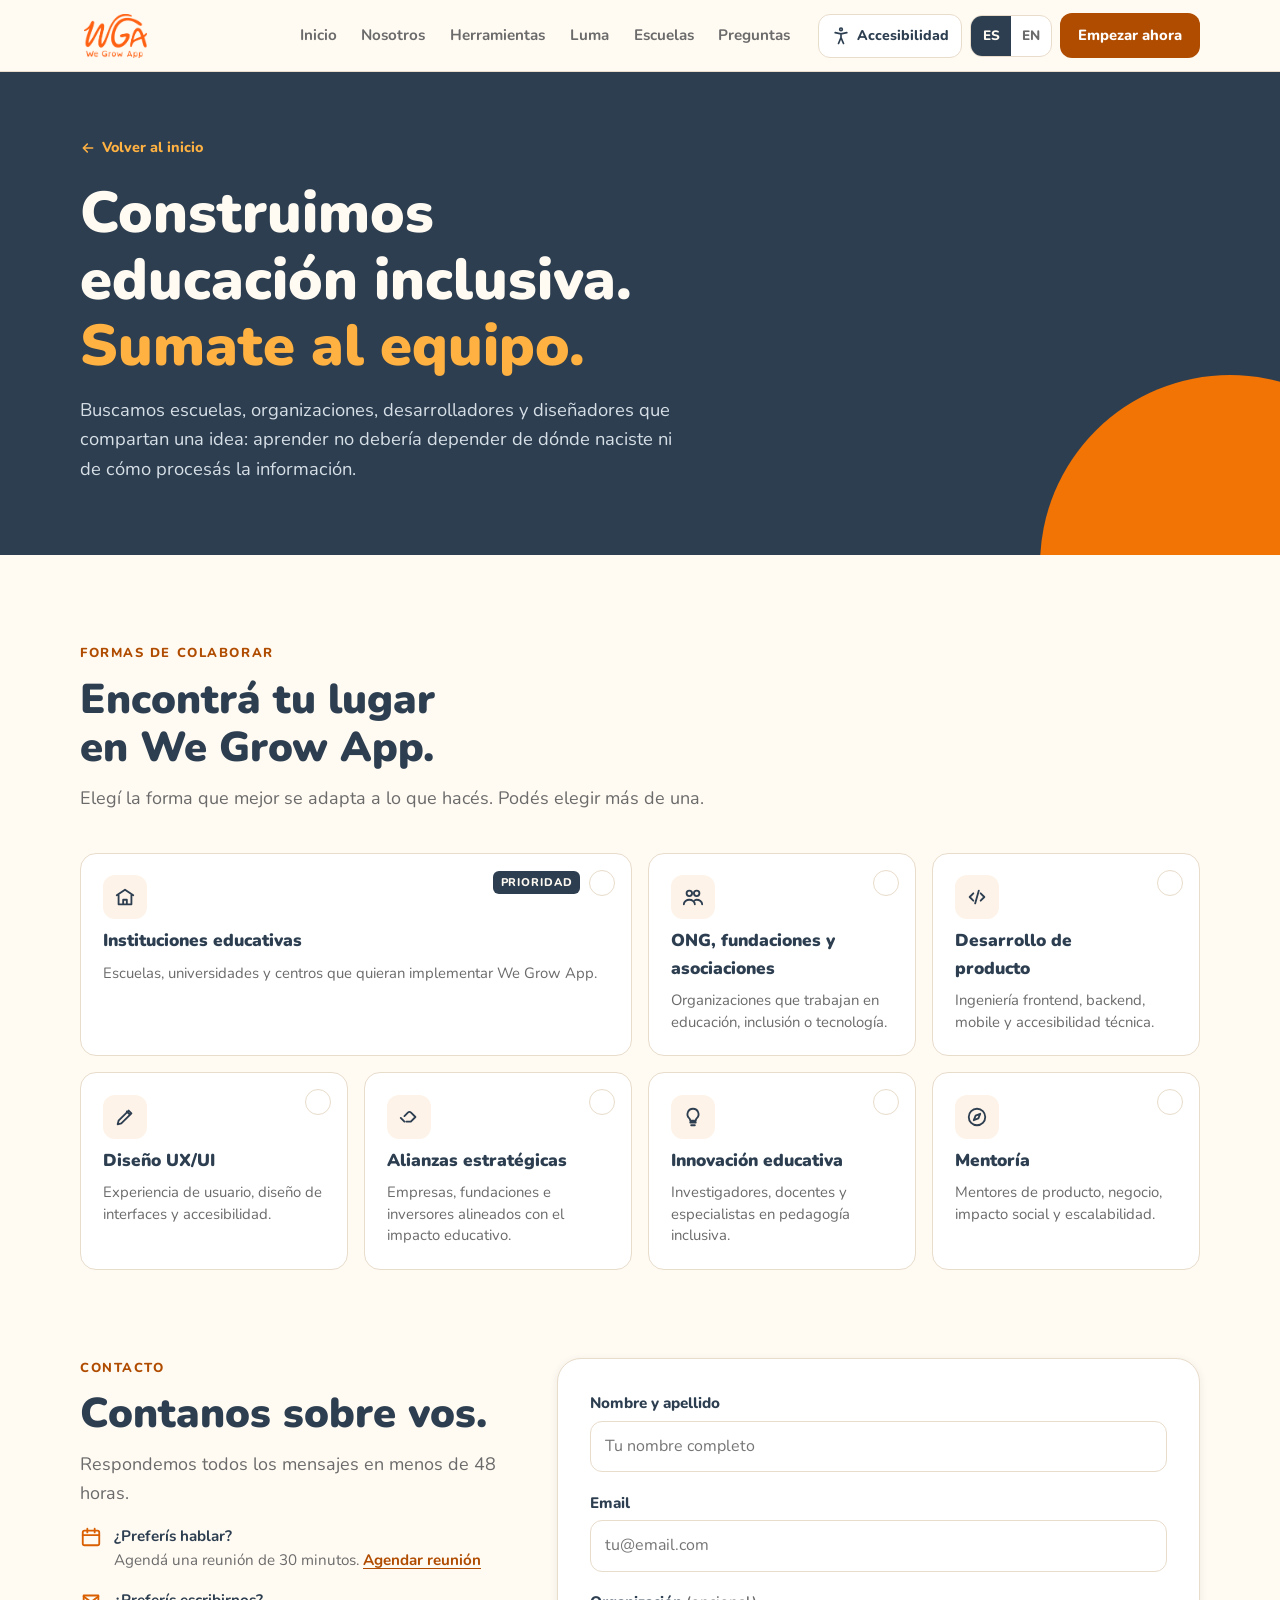
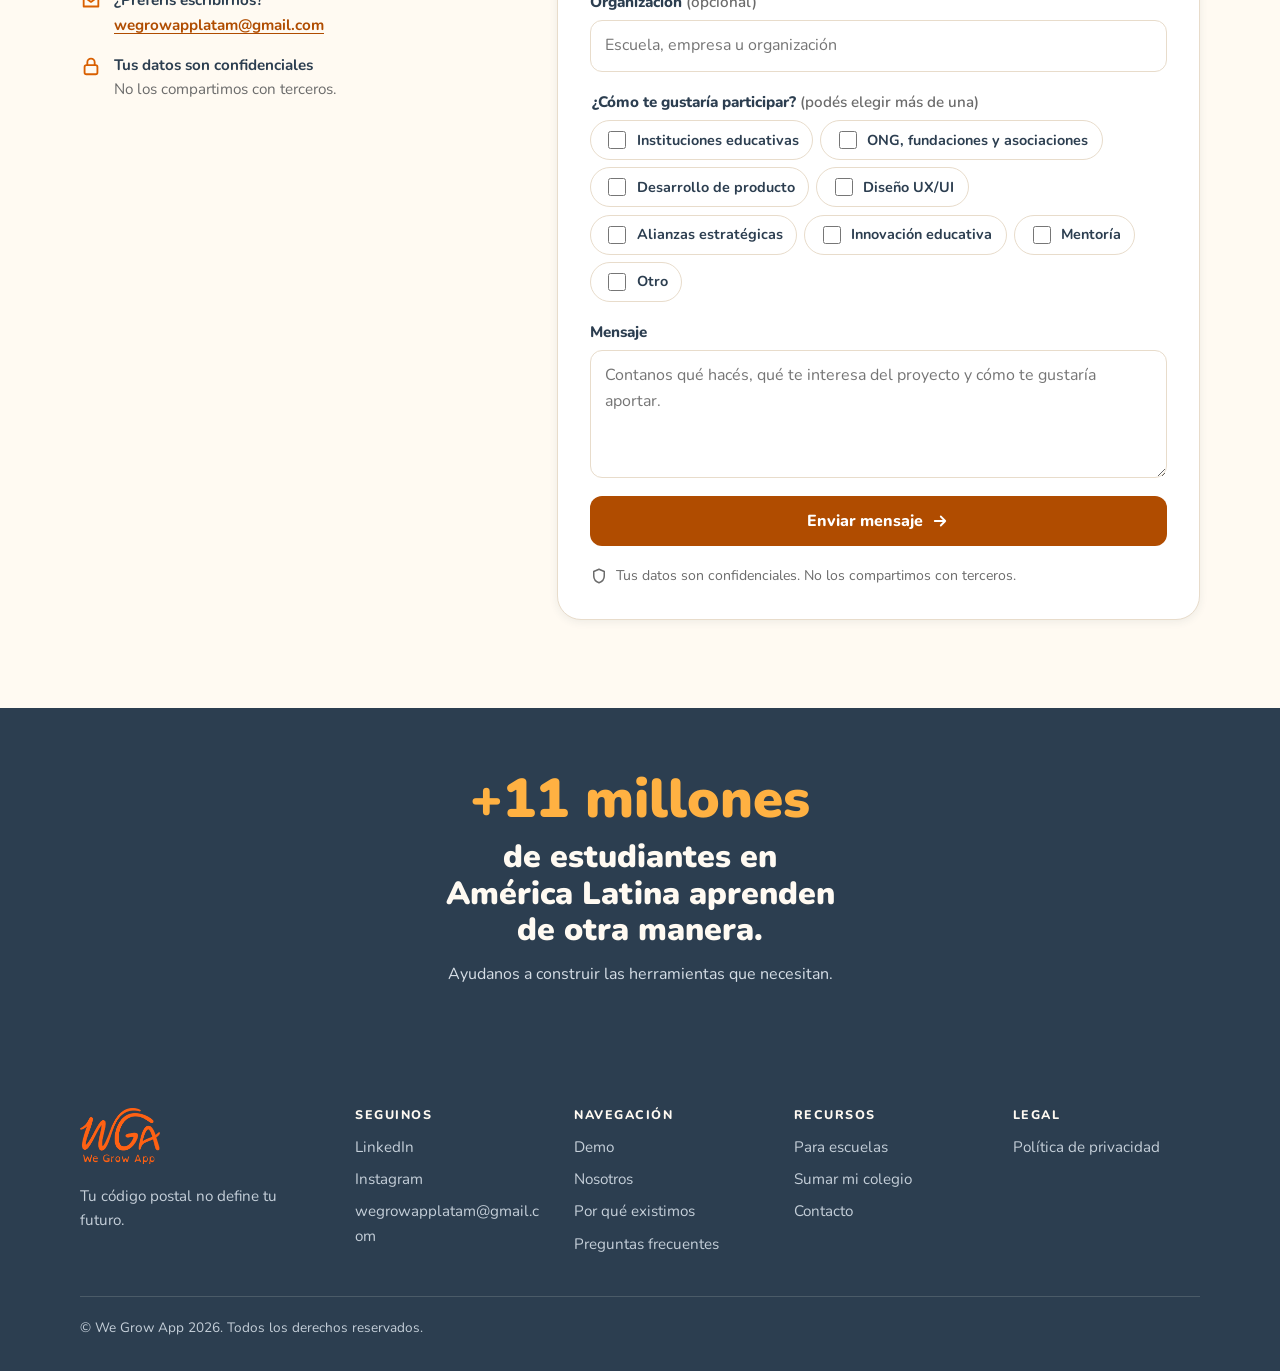
<file: colabora.html>
<!doctype html>
<html lang="es">
<head>
  <!-- Google Analytics -->
  <script async src="https://www.googletagmanager.com/gtag/js?id=G-NWYJ9505XE"></script>
  <script>
    window.dataLayer = window.dataLayer || [];
    function gtag(){dataLayer.push(arguments);}
    gtag('js', new Date());
    gtag('config', 'G-NWYJ9505XE');
  </script>
  <meta charset="UTF-8">
  <meta name="viewport" content="width=device-width, initial-scale=1.0, viewport-fit=cover">
  <title>Sumate a We Grow App · Escuelas y aliados</title>
  <meta name="description" content="Sumá tu escuela a We Grow App o colaborá con el proyecto: desarrollo, diseño, alianzas, innovación educativa y mentoría.">
  <link rel="manifest" href="manifest.json">
  <link rel="icon" type="image/png" href="images/favicon-v3.png?v=20260620">
  <link rel="icon" type="image/x-icon" href="images/favicon-v3.ico?v=20260620">
  <link rel="apple-touch-icon" href="images/favicon-v3.png?v=20260620">
  <meta name="theme-color" content="#2C3E50">
  <link rel="preconnect" href="https://fonts.googleapis.com">
  <link rel="preconnect" href="https://fonts.gstatic.com" crossorigin>
  <link rel="stylesheet" href="https://fonts.googleapis.com/css2?family=Nunito:wght@400;600;700;800;900&family=Atkinson+Hyperlegible:wght@400;700&display=swap">
  <link rel="stylesheet" href="assets/wga.css?v=20261127">
</head>
<body>
<a class="skip" href="#contenido" data-i18n="skip">Saltar al contenido</a>

<header class="nav" id="nav">
  <div class="wrap">
    <a class="logo" href="index.html" aria-label="We Grow App, inicio" data-i18n-attr="aria-label:logo_home"><img src="images/logo-nav.png?v=20260620" alt="We Grow App" width="63" height="44"></a>
    <ul class="nav-links">
      <li><a href="index.html" data-i18n="nav_home">Inicio</a></li>
      <li><a href="nosotros.html" data-i18n="nav_about">Nosotros</a></li>
      <li><a href="index.html#herramientas" data-i18n="nav_tools">Herramientas</a></li>
      <li><a href="index.html#luma" data-i18n="nav_luma">Luma</a></li>
      <li><a href="index.html#instituciones" data-i18n="nav_schools">Escuelas</a></li>
      <li><a href="index.html#preguntas" data-i18n="nav_faq">Preguntas</a></li>
    </ul>
    <div class="nav-tools">
      <button class="icon-btn" id="a11y-btn" aria-expanded="false" aria-controls="a11y-panel">
        <svg viewBox="0 0 24 24" fill="none" stroke="currentColor" stroke-width="2" stroke-linecap="round" stroke-linejoin="round" aria-hidden="true"><circle cx="12" cy="4" r="1.6"/><path d="M5 8l7 1.5L19 8M12 9.5V14l-3 7M12 14l3 7"/></svg><span class="lbl" data-i18n="a11y_btn">Accesibilidad</span>
      </button>
      <div class="lang" role="group" aria-label="Idioma / Language"><button data-lang="es" aria-pressed="true">ES</button><button data-lang="en" aria-pressed="false">EN</button></div>
      <a class="btn btn-primary" href="https://wegrowapp.lovable.app/" target="_blank" rel="noopener" data-i18n="nav_start">Empezar ahora</a>
      <button class="icon-btn menu-btn" id="menu-btn" aria-expanded="false" aria-controls="mobile-menu" aria-label="Abrir menú" data-i18n-attr="aria-label:menu_label"><svg viewBox="0 0 24 24" fill="none" stroke="currentColor" stroke-width="2.2" stroke-linecap="round" aria-hidden="true"><path d="M4 7h16M4 12h16M4 17h16"/></svg></button>
    </div>
    <div class="a11y-panel" id="a11y-panel" role="dialog" aria-label="Opciones de accesibilidad" data-i18n-attr="aria-label:a11y_panel" hidden>
      <h2 data-i18n="a11y_title">Leé a tu manera</h2>
      <div class="row"><span data-i18n="a11y_font">Letra</span><div class="choice" data-group="font">
        <button data-v="brand" aria-pressed="true">Nunito</button><button data-v="atk" aria-pressed="false" style="font-family:'Atkinson Hyperlegible',sans-serif">Atkinson</button><button data-v="od" aria-pressed="false" style="font-family:OpenDyslexic,sans-serif">OpenDyslexic</button></div></div>
      <div class="row"><span data-i18n="a11y_size">Tamaño</span><div class="choice" data-group="size">
        <button data-v="sm" aria-pressed="true" data-i18n="a11y_sm">Chico</button><button data-v="md" aria-pressed="false" data-i18n="a11y_md">Mediano</button><button data-v="lg" aria-pressed="false" data-i18n="a11y_lg">Grande</button></div></div>
      <div class="row"><span><span data-i18n="a11y_leading">Interlineado</span> <output id="lh-out">1,6</output></span><input type="range" id="lh" min="1.5" max="2.2" step="0.1" value="1.6" aria-label="Interlineado" data-i18n-attr="aria-label:a11y_leading"></div>
    </div>
    <nav class="mobile-menu" id="mobile-menu" hidden>
      <a href="index.html" data-i18n="nav_home">Inicio</a>
      <a href="nosotros.html" data-i18n="nav_about">Nosotros</a>
      <a href="index.html#herramientas" data-i18n="nav_tools">Herramientas</a>
      <a href="index.html#luma" data-i18n="nav_luma">Luma</a>
      <a href="index.html#instituciones" data-i18n="nav_schools">Escuelas</a>
      <a href="index.html#preguntas" data-i18n="nav_faq">Preguntas</a>
      <a class="btn btn-primary" href="https://wegrowapp.lovable.app/" target="_blank" rel="noopener" data-i18n="nav_start">Empezar ahora</a>
    </nav>
  </div>
</header>

<main id="contenido">
  <section class="co-hero navy on-navy">
    <div class="wrap">
      <a class="crumb" href="index.html"><svg width="16" height="16" viewBox="0 0 24 24" fill="none" stroke="currentColor" stroke-width="2.4" stroke-linecap="round" stroke-linejoin="round" aria-hidden="true"><path d="M19 12H5M11 6l-6 6 6 6"/></svg><span data-i18n="co_back">Volver al inicio</span></a>
      <h1 data-i18n="co_title">Construimos educación inclusiva. <em>Sumate al equipo.</em></h1>
      <p data-i18n="co_lead">Buscamos escuelas, organizaciones, desarrolladores y diseñadores que compartan una idea: aprender no debería depender de dónde naciste ni de cómo procesás la información.</p>
    </div>
  </section>

  <section class="sec">
    <div class="wrap">
      <div class="sec-head">
        <span class="eyebrow" data-i18n="co_ways_eyebrow">Formas de colaborar</span>
        <h2 data-i18n="co_ways_title">Encontrá tu lugar en We Grow App.</h2>
        <p data-i18n="co_ways_lead">Elegí la forma que mejor se adapta a lo que hacés. Podés elegir más de una.</p>
      </div>
      <div class="ways" id="ways"></div>
    </div>
  </section>

  <section class="sec" style="padding-top:0" id="formulario">
    <div class="wrap form-grid">
      <div class="form-side">
        <div class="sec-head"><span class="eyebrow" data-i18n="co_form_eyebrow">Contacto</span><h2 data-i18n="co_form_title">Contanos sobre vos.</h2><p data-i18n="co_form_lead">Respondemos todos los mensajes en menos de 48 horas.</p></div>
        <div class="perk"><svg viewBox="0 0 24 24" fill="none" stroke="currentColor" stroke-width="2" stroke-linecap="round" stroke-linejoin="round" aria-hidden="true"><rect x="3" y="5" width="18" height="16" rx="2"/><path d="M3 10h18M8 3v4M16 3v4"/></svg><span><b data-i18n="co_talk_t">¿Preferís hablar?</b><span data-i18n="co_talk_d">Agendá una reunión de 30 minutos.</span> <a class="link" href="https://calendly.com/growapplat/30min" target="_blank" rel="noopener" data-i18n="co_talk_l">Agendar reunión</a></span></div>
        <div class="perk"><svg viewBox="0 0 24 24" fill="none" stroke="currentColor" stroke-width="2" stroke-linecap="round" stroke-linejoin="round" aria-hidden="true"><path d="M4 6h16v12H4z"/><path d="M4 7l8 6 8-6"/></svg><span><b data-i18n="co_mail_t">¿Preferís escribirnos?</b><a class="link" href="mailto:wegrowapplatam@gmail.com">wegrowapplatam@gmail.com</a></span></div>
        <div class="perk"><svg viewBox="0 0 24 24" fill="none" stroke="currentColor" stroke-width="2" stroke-linecap="round" stroke-linejoin="round" aria-hidden="true"><rect x="5" y="11" width="14" height="10" rx="2"/><path d="M8 11V8a4 4 0 0 1 8 0v3"/></svg><span><b data-i18n="co_priv_t">Tus datos son confidenciales</b><span data-i18n="co_priv_d">No los compartimos con terceros.</span></span></div>
      </div>
      <div>
        <form class="cform" id="cform" novalidate>
          <div class="field" id="fld-name"><label for="f-name" data-i18n="f_name">Nombre y apellido</label><input type="text" id="f-name" name="nombre" placeholder="Tu nombre completo" data-i18n-attr="placeholder:f_name_ph" autocomplete="name" required><span class="msg" data-i18n="f_name_err">Escribí tu nombre.</span></div>
          <div class="field" id="fld-email"><label for="f-email">Email</label><input type="email" id="f-email" name="email" placeholder="tu@email.com" data-i18n-attr="placeholder:f_email_ph" autocomplete="email" required><span class="msg" data-i18n="f_email_err">Ingresá un email válido.</span></div>
          <div class="field"><label for="f-org"><span data-i18n="f_org">Organización</span> <span class="opt" data-i18n="f_opt">(opcional)</span></label><input type="text" id="f-org" name="organizacion" placeholder="Escuela, empresa u organización" data-i18n-attr="placeholder:f_org_ph" autocomplete="organization"></div>
          <fieldset class="field" id="fld-part"><legend><span data-i18n="f_part">¿Cómo te gustaría participar?</span> <span class="opt" data-i18n="f_part_opt">(podés elegir más de una)</span></legend><div class="checks" id="checks"></div><span class="msg" data-i18n="f_part_err">Elegí al menos una opción.</span></fieldset>
          <div class="field" id="fld-msg"><label for="f-msg" data-i18n="f_msg">Mensaje</label><textarea id="f-msg" name="mensaje" placeholder="Contanos qué hacés, qué te interesa del proyecto y cómo te gustaría aportar." data-i18n-attr="placeholder:f_msg_ph" required></textarea><span class="msg" data-i18n="f_msg_err">Contanos un poco más.</span></div>
          <input type="text" name="_honey" tabindex="-1" autocomplete="off" style="position:absolute;left:-9999px" aria-hidden="true">
          <p class="form-error" id="form-error" role="alert" hidden></p>
          <button class="btn btn-primary" type="submit" id="submit-btn"><span data-i18n="f_send">Enviar mensaje</span><svg viewBox="0 0 24 24" fill="none" stroke="currentColor" stroke-width="2.4" stroke-linecap="round" stroke-linejoin="round" aria-hidden="true"><path d="M5 12h14M13 6l6 6-6 6"/></svg></button>
          <p class="privacy"><svg viewBox="0 0 24 24" fill="none" stroke="currentColor" stroke-width="2" stroke-linecap="round" stroke-linejoin="round" aria-hidden="true"><path d="M12 3l7 3v6c0 4.5-3 7.5-7 9-4-1.5-7-4.5-7-9V6z"/></svg><span data-i18n="f_privacy">Tus datos son confidenciales. No los compartimos con terceros.</span></p>
        </form>
        <div class="success" id="success" hidden tabindex="-1">
          <img src="images/luma-saludo.png" alt="Luma saludando" data-i18n-attr="alt:ok_alt" width="295" height="320">
          <span class="ok"><svg width="16" height="16" viewBox="0 0 24 24" fill="none" stroke="currentColor" stroke-width="2.6" stroke-linecap="round" stroke-linejoin="round" aria-hidden="true"><path d="M5 12l5 5 9-10"/></svg><span data-i18n="ok_badge">Enviado</span></span>
          <h2 data-i18n="ok_title">¡Recibimos tu mensaje!</h2>
          <p data-i18n="ok_text">Gracias por escribirnos. El equipo de We Grow App te va a responder en menos de 48 horas.</p>
          <a class="btn btn-secondary" href="index.html" data-i18n="co_back">Volver al inicio</a>
        </div>
      </div>
    </div>
  </section>

  <section class="navy on-navy co-close reveal">
    <div class="wrap">
      <div class="num">+<span class="count" data-to="15">15</span> <span data-i18n="cl_unit">millones</span></div>
      <h2 data-i18n="cl_title">de estudiantes en América Latina aprenden de otra manera.</h2>
      <p data-i18n="cl_lead">Ayudanos a construir las herramientas que necesitan.</p>
    </div>
  </section>
</main>

<footer class="site-footer on-navy">
  <div class="wrap">
    <div class="foot">
      <div><img src="images/logo-nav.png?v=20260620" alt="We Grow App" width="80" height="56" loading="lazy"><p data-i18n="foot_tag">Tu código postal no define tu futuro.</p></div>
      <div><h2 data-i18n="foot_follow">Seguinos</h2><ul><li><a href="https://www.linkedin.com/in/marisol-rodriguez-63aa66220" target="_blank" rel="noopener">LinkedIn</a></li><li><a href="https://www.instagram.com/wegrowapp.arg/" target="_blank" rel="noopener">Instagram</a></li><li><a href="mailto:wegrowapplatam@gmail.com">wegrowapplatam@gmail.com</a></li></ul></div>
      <div><h2 data-i18n="foot_nav">Navegación</h2><ul><li><a href="index.html#inicio" data-i18n="foot_demo">Demo</a></li><li><a href="nosotros.html" data-i18n="foot_about">Nosotros</a></li><li><a href="index.html#problema" data-i18n="foot_why">Por qué existimos</a></li><li><a href="index.html#preguntas" data-i18n="foot_faq">Preguntas frecuentes</a></li></ul></div>
      <div><h2 data-i18n="foot_res">Recursos</h2><ul><li><a href="index.html#instituciones" data-i18n="foot_schools">Para escuelas</a></li><li><a href="colabora.html?escuela=1" data-i18n="foot_join">Sumar mi colegio</a></li><li><a href="#formulario" data-i18n="foot_contact">Contacto</a></li></ul></div>
      <div><h2 data-i18n="foot_legal">Legal</h2><ul><li><a href="politica-privacidad.html" data-i18n="foot_privacy">Política de privacidad</a></li></ul></div>
    </div>
    <div class="legal" data-i18n="foot_copy">© We Grow App 2026. Todos los derechos reservados.</div>
  </div>
</footer>

<script src="assets/wga.js?v=20261127"></script>
<script>
(function () {
  var W = window.WGA, $ = W.$, $$ = W.$$, svg = W.svg;
  var FORM_ENDPOINT = 'https://formsubmit.co/ajax/wegrowapplatam@gmail.com';

  W.addDict({
    _title: 'Join We Grow App · Schools and partners',
    co_back: 'Back to home', co_title: 'We build inclusive education. <em>Join the team.</em>',
    co_lead: 'We’re looking for schools, organizations, developers and designers who share one idea: learning shouldn’t depend on where you were born or how you process information.',
    co_ways_eyebrow: 'Ways to collaborate', co_ways_title: 'Find your place at We Grow App.', co_ways_lead: 'Choose what best fits what you do. You can pick more than one.',
    co_form_eyebrow: 'Contact', co_form_title: 'Tell us about yourself.', co_form_lead: 'We reply to every message within 48 hours.',
    co_talk_t: 'Prefer to talk?', co_talk_d: 'Book a 30-minute meeting.', co_talk_l: 'Book a meeting', co_mail_t: 'Prefer to write?',
    co_priv_t: 'Your data is confidential', co_priv_d: 'We don’t share it with third parties.',
    f_name: 'Full name', f_name_ph: 'Your full name', f_name_err: 'Please enter your name.', f_email_ph: 'you@email.com', f_email_err: 'Please enter a valid email.',
    f_org: 'Organization', f_opt: '(optional)', f_org_ph: 'School, company or organization',
    f_part: 'How would you like to take part?', f_part_opt: '(you can pick more than one)', f_part_err: 'Please choose at least one option.',
    f_msg: 'Message', f_msg_ph: 'Tell us what you do, what interests you about the project and how you’d like to contribute.', f_msg_err: 'Please tell us a bit more.',
    f_send: 'Send message', f_sending: 'Sending…', f_privacy: 'Your data is confidential. We don’t share it with third parties.',
    f_error: 'We couldn’t send your message. Try again or write to us at wegrowapplatam@gmail.com.',
    ok_alt: 'Luma waving', ok_badge: 'Sent', ok_title: 'We got your message!', ok_text: 'Thanks for writing to us. The We Grow App team will reply within 48 hours.',
    cl_unit: 'million', cl_title: 'students in Latin America learn differently.', cl_lead: 'Help us build the tools they need.',
    prio: 'Priority'
  });
  var ES_EXTRA = { f_sending: 'Enviando…', f_error: 'No pudimos enviar tu mensaje. Probá de nuevo o escribinos a wegrowapplatam@gmail.com.', prio: 'Prioridad' };
  function tx(k) { return W.lang === 'en' ? W.t(k) : ES_EXTRA[k]; }

  /* Cada forma de colaborar tiene un valor fijo en español, para que los mails lleguen siempre igual */
  var WAYS = [
    { v: 'Instituciones educativas', ic: 'school', prio: true, es: ['Instituciones educativas', 'Escuelas, universidades y centros que quieran implementar We Grow App.'], en: ['Schools and institutions', 'Schools, universities and centers that want to implement We Grow App.'] },
    { v: 'ONG, fundaciones y asociaciones', ic: 'people', es: ['ONG, fundaciones y asociaciones', 'Organizaciones que trabajan en educación, inclusión o tecnología.'], en: ['NGOs, foundations and associations', 'Organizations working in education, inclusion or technology.'] },
    { v: 'Desarrollo de producto', ic: 'code', es: ['Desarrollo de producto', 'Ingeniería frontend, backend, mobile y accesibilidad técnica.'], en: ['Product development', 'Frontend, backend and mobile engineering, and technical accessibility.'] },
    { v: 'Diseño UX/UI', ic: 'pen', es: ['Diseño UX/UI', 'Experiencia de usuario, diseño de interfaces y accesibilidad.'], en: ['UX/UI design', 'User experience, interface design and accessibility.'] },
    { v: 'Alianzas estratégicas', ic: 'hand', es: ['Alianzas estratégicas', 'Empresas, fundaciones e inversores alineados con el impacto educativo.'], en: ['Strategic partnerships', 'Companies, foundations and investors aligned with educational impact.'] },
    { v: 'Innovación educativa', ic: 'bulb', es: ['Innovación educativa', 'Investigadores, docentes y especialistas en pedagogía inclusiva.'], en: ['Educational innovation', 'Researchers, teachers and specialists in inclusive teaching.'] },
    { v: 'Mentoría', ic: 'compass', es: ['Mentoría', 'Mentores de producto, negocio, impacto social y escalabilidad.'], en: ['Mentoring', 'Mentors in product, business, social impact and scaling.'] }
  ];
  var OTHER = { es: 'Otro', en: 'Other' };
  var selected = {};
  if (/[?&]escuela=1/.test(location.search)) selected['Instituciones educativas'] = true;

  var waysBox = $('#ways'), checks = $('#checks');
  function render() {
    var l = W.lang;
    waysBox.innerHTML = '';
    WAYS.forEach(function (w) {
      var b = document.createElement('button');
      b.type = 'button'; b.className = 'way' + (w.prio ? ' wide' : ''); b.setAttribute('aria-pressed', String(!!selected[w.v]));
      b.innerHTML = '<span class="tick">' + svg('check', 2.6) + '</span>' + (w.prio ? '<span class="prio">' + tx('prio') + '</span>' : '') + '<span class="ic">' + svg(w.ic) + '</span><b>' + w[l][0] + '</b><span class="d">' + w[l][1] + '</span>';
      b.addEventListener('click', function () { selected[w.v] = !selected[w.v]; $('#fld-part').classList.remove('err'); render(); });
      waysBox.appendChild(b);
    });
    checks.innerHTML = '';
    WAYS.concat([{ v: 'Otro', es: [OTHER.es], en: [OTHER.en] }]).forEach(function (w) {
      var lab = document.createElement('label');
      lab.innerHTML = '<input type="checkbox" name="participacion" value="' + w.v + '"' + (selected[w.v] ? ' checked' : '') + '>' + w[l][0];
      lab.querySelector('input').addEventListener('change', function () { selected[w.v] = this.checked; $('#fld-part').classList.remove('err'); render(); });
      checks.appendChild(lab);
    });
  }

  var form = $('#cform'), btn = $('#submit-btn'), errBox = $('#form-error');
  form.addEventListener('input', function (e) { var f = e.target.closest('.field'); if (f) f.classList.remove('err'); });
  form.addEventListener('submit', function (e) {
    e.preventDefault();
    var ok = true;
    function chk(id, cond) { $(id).classList.toggle('err', !cond); if (!cond) ok = false; }
    chk('#fld-name', $('#f-name').value.trim().length > 1);
    chk('#fld-email', /^[^\s@]+@[^\s@]+\.[^\s@]+$/.test($('#f-email').value.trim()));
    chk('#fld-part', !!checks.querySelector('input:checked'));
    chk('#fld-msg', $('#f-msg').value.trim().length > 3);
    if (!ok) { var f = form.querySelector('.err input, .err textarea'); if (f) f.focus(); else checks.querySelector('input').focus(); return; }
    if (form._honey.value) return;

    var name = $('#f-name').value.trim().replace(/\s+/g, ' '), email = $('#f-email').value.trim().toLowerCase();
    var data = new FormData();
    data.append('nombre', name);
    data.append('email', email);
    data.append('organizacion', $('#f-org').value.trim());
    data.append('participacion', $$('#checks input:checked').map(function (i) { return i.value; }).join(', '));
    data.append('mensaje', $('#f-msg').value.trim());
    data.append('idioma', W.lang);
    data.append('_subject', 'Nueva colaboración - ' + name + ' - We Grow App');
    data.append('_replyto', email);
    data.append('_captcha', 'false');
    data.append('_template', 'table');

    errBox.hidden = true; btn.disabled = true;
    var label = btn.querySelector('span'); label.textContent = tx('f_sending');
    fetch(FORM_ENDPOINT, { method: 'POST', headers: { 'Accept': 'application/json' }, body: data })
      .then(function (r) { if (!r.ok) throw new Error('HTTP ' + r.status); return r.json().catch(function () { return {}; }); })
      .then(function (res) {
        if (res && (res.success === false || res.success === 'false')) throw new Error(res.message || 'error');
        form.hidden = true; var s = $('#success'); s.hidden = false; s.focus();
        if (window.gtag) gtag('event', 'form_submit', { form: 'colabora' });
      })
      .catch(function () { errBox.textContent = tx('f_error'); errBox.hidden = false; })
      .then(function () { btn.disabled = false; label.textContent = W.t('f_send') || 'Enviar mensaje'; });
  });

  W.onLang(render);
  W.start();
})();
</script>
</body>
</html>
</file>
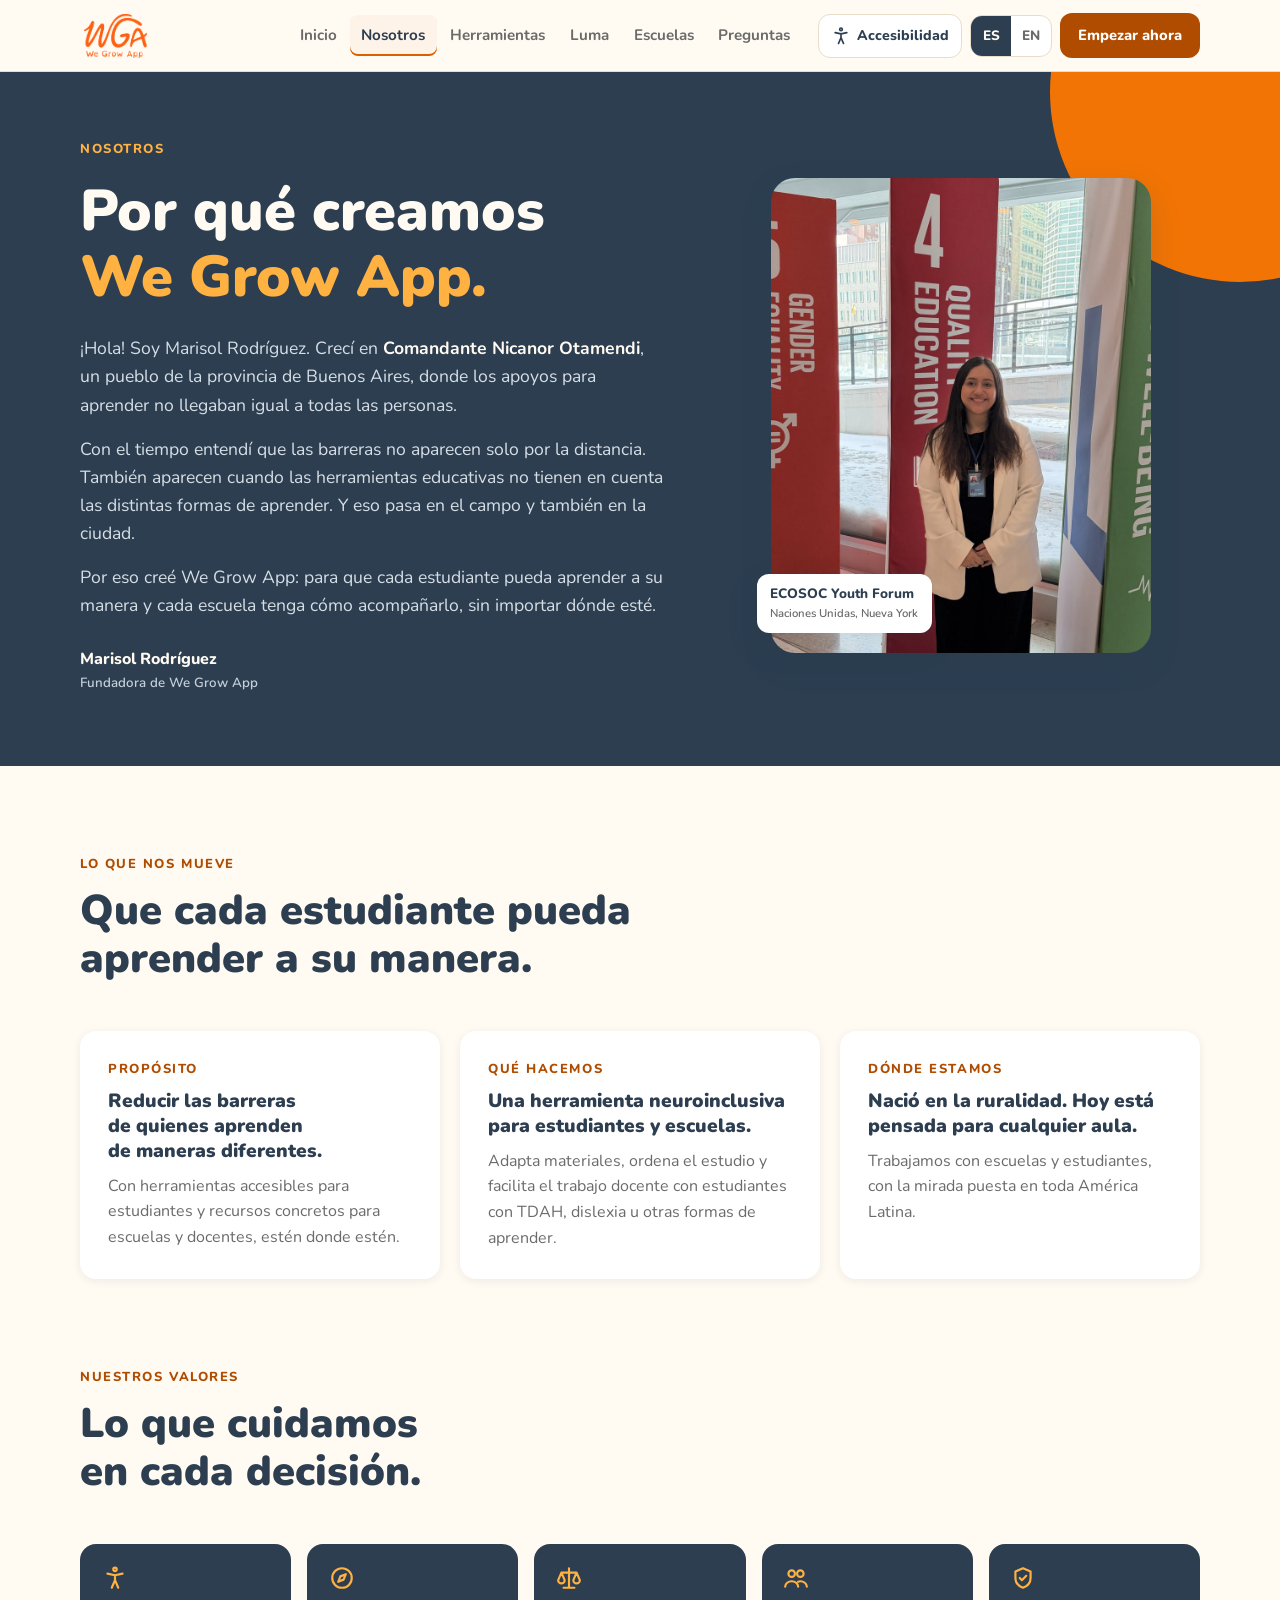
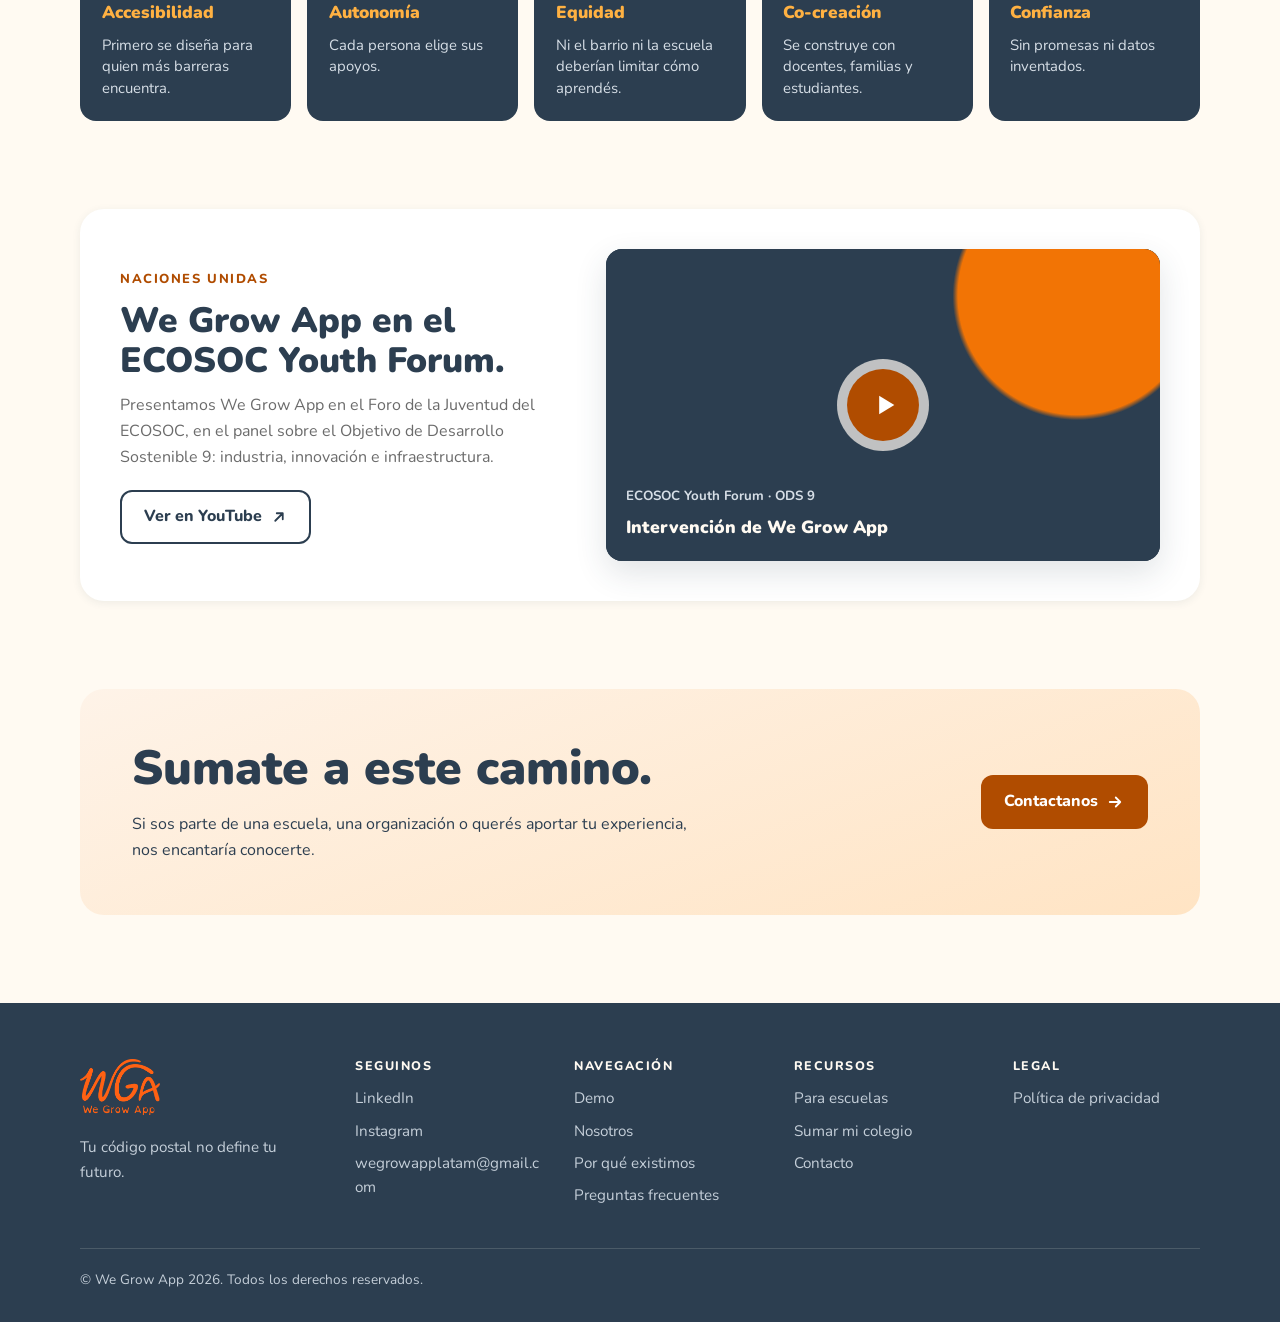
<file: nosotros.html>
<!doctype html>
<html lang="es">
<head>
  <!-- Google Analytics -->
  <script async src="https://www.googletagmanager.com/gtag/js?id=G-NWYJ9505XE"></script>
  <script>
    window.dataLayer = window.dataLayer || [];
    function gtag(){dataLayer.push(arguments);}
    gtag('js', new Date());
    gtag('config', 'G-NWYJ9505XE');
  </script>
  <meta charset="UTF-8">
  <meta name="viewport" content="width=device-width, initial-scale=1.0, viewport-fit=cover">
  <title>Nosotros · We Grow App</title>
  <meta name="description" content="La historia de We Grow App: nació en Comandante Nicanor Otamendi y hoy acompaña a estudiantes y escuelas en cualquier aula.">
  <link rel="manifest" href="manifest.json">
  <link rel="icon" type="image/png" href="images/favicon-v3.png?v=20260620">
  <link rel="icon" type="image/x-icon" href="images/favicon-v3.ico?v=20260620">
  <link rel="apple-touch-icon" href="images/favicon-v3.png?v=20260620">
  <meta name="theme-color" content="#2C3E50">
  <link rel="preconnect" href="https://fonts.googleapis.com">
  <link rel="preconnect" href="https://fonts.gstatic.com" crossorigin>
  <link rel="stylesheet" href="https://fonts.googleapis.com/css2?family=Nunito:wght@400;600;700;800;900&family=Atkinson+Hyperlegible:wght@400;700&display=swap">
  <link rel="stylesheet" href="assets/wga.css?v=20261127">
</head>
<body>
<a class="skip" href="#contenido" data-i18n="skip">Saltar al contenido</a>

<header class="nav" id="nav">
  <div class="wrap">
    <a class="logo" href="index.html" aria-label="We Grow App, inicio" data-i18n-attr="aria-label:logo_home"><img src="images/logo-nav.png?v=20260620" alt="We Grow App" width="63" height="44"></a>
    <ul class="nav-links">
      <li><a href="index.html" data-i18n="nav_home">Inicio</a></li>
      <li><a href="nosotros.html" class="active" aria-current="page" data-i18n="nav_about">Nosotros</a></li>
      <li><a href="index.html#herramientas" data-i18n="nav_tools">Herramientas</a></li>
      <li><a href="index.html#luma" data-i18n="nav_luma">Luma</a></li>
      <li><a href="index.html#instituciones" data-i18n="nav_schools">Escuelas</a></li>
      <li><a href="index.html#preguntas" data-i18n="nav_faq">Preguntas</a></li>
    </ul>
    <div class="nav-tools">
      <button class="icon-btn" id="a11y-btn" aria-expanded="false" aria-controls="a11y-panel">
        <svg viewBox="0 0 24 24" fill="none" stroke="currentColor" stroke-width="2" stroke-linecap="round" stroke-linejoin="round" aria-hidden="true"><circle cx="12" cy="4" r="1.6"/><path d="M5 8l7 1.5L19 8M12 9.5V14l-3 7M12 14l3 7"/></svg><span class="lbl" data-i18n="a11y_btn">Accesibilidad</span>
      </button>
      <div class="lang" role="group" aria-label="Idioma / Language"><button data-lang="es" aria-pressed="true">ES</button><button data-lang="en" aria-pressed="false">EN</button></div>
      <a class="btn btn-primary" href="https://wegrowapp.lovable.app/" target="_blank" rel="noopener" data-i18n="nav_start">Empezar ahora</a>
      <button class="icon-btn menu-btn" id="menu-btn" aria-expanded="false" aria-controls="mobile-menu" aria-label="Abrir menú" data-i18n-attr="aria-label:menu_label"><svg viewBox="0 0 24 24" fill="none" stroke="currentColor" stroke-width="2.2" stroke-linecap="round" aria-hidden="true"><path d="M4 7h16M4 12h16M4 17h16"/></svg></button>
    </div>
    <div class="a11y-panel" id="a11y-panel" role="dialog" aria-label="Opciones de accesibilidad" data-i18n-attr="aria-label:a11y_panel" hidden>
      <h2 data-i18n="a11y_title">Leé a tu manera</h2>
      <div class="row"><span data-i18n="a11y_font">Letra</span><div class="choice" data-group="font">
        <button data-v="brand" aria-pressed="true">Nunito</button><button data-v="atk" aria-pressed="false" style="font-family:'Atkinson Hyperlegible',sans-serif">Atkinson</button><button data-v="od" aria-pressed="false" style="font-family:OpenDyslexic,sans-serif">OpenDyslexic</button></div></div>
      <div class="row"><span data-i18n="a11y_size">Tamaño</span><div class="choice" data-group="size">
        <button data-v="sm" aria-pressed="true" data-i18n="a11y_sm">Chico</button><button data-v="md" aria-pressed="false" data-i18n="a11y_md">Mediano</button><button data-v="lg" aria-pressed="false" data-i18n="a11y_lg">Grande</button></div></div>
      <div class="row"><span><span data-i18n="a11y_leading">Interlineado</span> <output id="lh-out">1,6</output></span><input type="range" id="lh" min="1.5" max="2.2" step="0.1" value="1.6" aria-label="Interlineado" data-i18n-attr="aria-label:a11y_leading"></div>
    </div>
    <nav class="mobile-menu" id="mobile-menu" hidden>
      <a href="index.html" data-i18n="nav_home">Inicio</a>
      <a href="nosotros.html" aria-current="page" data-i18n="nav_about">Nosotros</a>
      <a href="index.html#herramientas" data-i18n="nav_tools">Herramientas</a>
      <a href="index.html#luma" data-i18n="nav_luma">Luma</a>
      <a href="index.html#instituciones" data-i18n="nav_schools">Escuelas</a>
      <a href="index.html#preguntas" data-i18n="nav_faq">Preguntas</a>
      <a class="btn btn-primary" href="https://wegrowapp.lovable.app/" target="_blank" rel="noopener" data-i18n="nav_start">Empezar ahora</a>
    </nav>
  </div>
</header>

<main id="contenido">
  <section class="ab-hero navy on-navy">
    <span class="blob" aria-hidden="true"></span>
    <div class="wrap ab-grid">
      <div>
        <span class="eyebrow" data-i18n="ab_eyebrow">Nosotros</span>
        <h1 data-i18n="ab_title">Por qué creamos <em>We Grow App.</em></h1>
        <div class="ab-story">
          <p data-i18n="ab_p1">¡Hola! Soy Marisol Rodríguez. Crecí en <b>Comandante Nicanor Otamendi</b>, un pueblo de la provincia de Buenos Aires, donde los apoyos para aprender no llegaban igual a todas las personas.</p>
          <p data-i18n="ab_p2">Con el tiempo entendí que las barreras no aparecen solo por la distancia. También aparecen cuando las herramientas educativas no tienen en cuenta las distintas formas de aprender. Y eso pasa en el campo y también en la ciudad.</p>
          <p data-i18n="ab_p3">Por eso creé We Grow App: para que cada estudiante pueda aprender a su manera y cada escuela tenga cómo acompañarlo, sin importar dónde esté.</p>
        </div>
        <div class="ab-sign"><span><span>Marisol Rodríguez</span><small data-i18n="ab_role">Fundadora de We Grow App</small></span></div>
      </div>
      <figure class="ab-photo" style="margin:0">
        <img src="images/marisol.jpg" alt="Marisol Rodríguez en la sede de Naciones Unidas, junto a la columna del Objetivo 4: Educación de calidad" data-i18n-attr="alt:ab_photo_alt" width="900" height="1600">
        <figcaption><span data-i18n="ab_cap">ECOSOC Youth Forum</span><small data-i18n="ab_cap_d">Naciones Unidas, Nueva York</small></figcaption>
      </figure>
    </div>
  </section>

  <section class="sec">
    <div class="wrap">
      <div class="sec-head reveal">
        <span class="eyebrow" data-i18n="pp_eyebrow">Lo que nos mueve</span>
        <h2 data-i18n="pp_title">Que cada estudiante pueda aprender a su manera.</h2>
      </div>
      <div class="purpose">
        <article class="pcard reveal"><span class="eyebrow" data-i18n="pp1_e">Propósito</span><h3 data-i18n="pp1_t">Reducir las barreras de quienes aprenden de maneras diferentes.</h3><p data-i18n="pp1_d">Con herramientas accesibles para estudiantes y recursos concretos para escuelas y docentes, estén donde estén.</p></article>
        <article class="pcard reveal"><span class="eyebrow" data-i18n="pp2_e">Qué hacemos</span><h3 data-i18n="pp2_t">Una herramienta neuroinclusiva para estudiantes y escuelas.</h3><p data-i18n="pp2_d">Adapta materiales, ordena el estudio y facilita el trabajo docente con estudiantes con TDAH, dislexia u otras formas de aprender.</p></article>
        <article class="pcard reveal"><span class="eyebrow" data-i18n="pp3_e">Dónde estamos</span><h3 data-i18n="pp3_t">Nació en la ruralidad. Hoy está pensada para cualquier aula.</h3><p data-i18n="pp3_d">Trabajamos con escuelas y estudiantes, con la mirada puesta en toda América Latina.</p></article>
      </div>
    </div>
  </section>

  <section class="sec" style="padding-top:0">
    <div class="wrap">
      <div class="sec-head reveal">
        <span class="eyebrow" data-i18n="vl_eyebrow">Nuestros valores</span>
        <h2 data-i18n="vl_title">Lo que cuidamos en cada decisión.</h2>
      </div>
      <div class="values">
        <div class="value reveal"><svg viewBox="0 0 24 24" fill="none" stroke="currentColor" stroke-width="2" stroke-linecap="round" stroke-linejoin="round" aria-hidden="true"><circle cx="12" cy="4" r="1.6"/><path d="M5 8l7 1.5L19 8M12 9.5V14l-3 7M12 14l3 7"/></svg><b data-i18n="v1_t">Accesibilidad</b><span data-i18n="v1_d">Primero se diseña para quien más barreras encuentra.</span></div>
        <div class="value reveal"><svg viewBox="0 0 24 24" fill="none" stroke="currentColor" stroke-width="2" stroke-linecap="round" stroke-linejoin="round" aria-hidden="true"><circle cx="12" cy="12" r="9"/><path d="M15.5 8.5l-2 5-5 2 2-5z"/></svg><b data-i18n="v2_t">Autonomía</b><span data-i18n="v2_d">Cada persona elige sus apoyos.</span></div>
        <div class="value reveal"><svg viewBox="0 0 24 24" fill="none" stroke="currentColor" stroke-width="2" stroke-linecap="round" stroke-linejoin="round" aria-hidden="true"><path d="M12 3v18M7 21h10M5 7h14M5 7l-3 7a3 3 0 0 0 6 0zM19 7l-3 7a3 3 0 0 0 6 0z"/></svg><b data-i18n="v3_t">Equidad</b><span data-i18n="v3_d">Ni el barrio ni la escuela deberían limitar cómo aprendés.</span></div>
        <div class="value reveal"><svg viewBox="0 0 24 24" fill="none" stroke="currentColor" stroke-width="2" stroke-linecap="round" stroke-linejoin="round" aria-hidden="true"><circle cx="8" cy="8" r="3"/><circle cx="16" cy="8" r="3"/><path d="M2 20c0-3 3-5 6-5s6 2 6 5M14 15.5c.6-.3 1.3-.5 2-.5 3 0 6 2 6 5"/></svg><b data-i18n="v4_t">Co-creación</b><span data-i18n="v4_d">Se construye con docentes, familias y estudiantes.</span></div>
        <div class="value reveal"><svg viewBox="0 0 24 24" fill="none" stroke="currentColor" stroke-width="2" stroke-linecap="round" stroke-linejoin="round" aria-hidden="true"><path d="M12 3l7 3v6c0 4.5-3 7.5-7 9-4-1.5-7-4.5-7-9V6z"/><path d="M9 12l2 2 4-4"/></svg><b data-i18n="v5_t">Confianza</b><span data-i18n="v5_d">Sin promesas ni datos inventados.</span></div>
      </div>
    </div>
  </section>

  <section class="sec" style="padding-top:0">
    <div class="wrap">
      <div class="un-card reveal">
        <div>
          <span class="eyebrow" data-i18n="un_eyebrow">Naciones Unidas</span>
          <h2 data-i18n="un_title">We Grow App en el ECOSOC Youth Forum.</h2>
          <p data-i18n="un_lead">Presentamos We Grow App en el Foro de la Juventud del ECOSOC, en el panel sobre el Objetivo de Desarrollo Sostenible 9: industria, innovación e infraestructura.</p>
          <a class="btn btn-secondary" href="https://www.youtube.com/watch?v=TNb6fAkdUAg" target="_blank" rel="noopener"><span data-i18n="un_yt">Ver en YouTube</span><svg viewBox="0 0 24 24" fill="none" stroke="currentColor" stroke-width="2.4" stroke-linecap="round" stroke-linejoin="round" aria-hidden="true"><path d="M7 17L17 7M9 7h8v8"/></svg></a>
        </div>
        <button class="player un-player" id="un-player" aria-label="Reproducir la intervención en Naciones Unidas" data-i18n-attr="aria-label:un_play">
          <span class="poster" aria-hidden="true"><small>ECOSOC Youth Forum · ODS 9</small><b data-i18n="un_poster">Intervención de We Grow App</b></span>
          <span class="play" aria-hidden="true"><svg viewBox="0 0 24 24" fill="currentColor"><path d="M7 4l13 8-13 8z"/></svg></span>
        </button>
      </div>
    </div>
  </section>

  <section class="sec" style="padding-top:0">
    <div class="wrap">
      <div class="join-card reveal">
        <div>
          <h2 data-i18n="ab_join_t">Sumate a este camino.</h2>
          <p data-i18n="ab_join_d">Si sos parte de una escuela, una organización o querés aportar tu experiencia, nos encantaría conocerte.</p>
        </div>
        <a class="btn btn-primary" href="colabora.html"><span data-i18n="ab_join_b">Contactanos</span><svg viewBox="0 0 24 24" fill="none" stroke="currentColor" stroke-width="2.4" stroke-linecap="round" stroke-linejoin="round" aria-hidden="true"><path d="M5 12h14M13 6l6 6-6 6"/></svg></a>
      </div>
    </div>
  </section>
</main>

<footer class="site-footer on-navy">
  <div class="wrap">
    <div class="foot">
      <div><img src="images/logo-nav.png?v=20260620" alt="We Grow App" width="80" height="56" loading="lazy"><p data-i18n="foot_tag">Tu código postal no define tu futuro.</p></div>
      <div><h2 data-i18n="foot_follow">Seguinos</h2><ul><li><a href="https://www.linkedin.com/in/marisol-rodriguez-63aa66220" target="_blank" rel="noopener">LinkedIn</a></li><li><a href="https://www.instagram.com/wegrowapp.arg/" target="_blank" rel="noopener">Instagram</a></li><li><a href="mailto:wegrowapplatam@gmail.com">wegrowapplatam@gmail.com</a></li></ul></div>
      <div><h2 data-i18n="foot_nav">Navegación</h2><ul><li><a href="index.html#inicio" data-i18n="foot_demo">Demo</a></li><li><a href="nosotros.html" data-i18n="foot_about">Nosotros</a></li><li><a href="index.html#problema" data-i18n="foot_why">Por qué existimos</a></li><li><a href="index.html#preguntas" data-i18n="foot_faq">Preguntas frecuentes</a></li></ul></div>
      <div><h2 data-i18n="foot_res">Recursos</h2><ul><li><a href="index.html#instituciones" data-i18n="foot_schools">Para escuelas</a></li><li><a href="colabora.html?escuela=1" data-i18n="foot_join">Sumar mi colegio</a></li><li><a href="colabora.html" data-i18n="foot_contact">Contacto</a></li></ul></div>
      <div><h2 data-i18n="foot_legal">Legal</h2><ul><li><a href="politica-privacidad.html" data-i18n="foot_privacy">Política de privacidad</a></li></ul></div>
    </div>
    <div class="legal" data-i18n="foot_copy">© We Grow App 2026. Todos los derechos reservados.</div>
  </div>
</footer>

<script src="assets/wga.js?v=20261127"></script>
<script>
(function () {
  var W = window.WGA;
  W.addDict({
    _title: 'About us · We Grow App',
    ab_eyebrow: 'About us', ab_title: 'Why we created <em>We Grow App.</em>',
    ab_p1: 'Hi! I’m Marisol Rodríguez. I grew up in <b>Comandante Nicanor Otamendi</b>, a small town in the province of Buenos Aires, where learning support didn’t reach everyone in the same way.',
    ab_p2: 'Over time I realized that barriers don’t come only from distance. They also appear when learning tools don’t take different ways of learning into account. And that happens in rural towns and in big cities.',
    ab_p3: 'That’s why I created We Grow App: so every student can learn their way and every school has a way to support them, wherever they are.',
    ab_role: 'Founder of We Grow App', ab_photo_alt: 'Marisol Rodríguez at United Nations headquarters, next to the Goal 4: Quality Education column',
    ab_cap: 'ECOSOC Youth Forum', ab_cap_d: 'United Nations, New York',
    pp_eyebrow: 'What drives us', pp_title: 'Every student should be able to learn their way.',
    pp1_e: 'Purpose', pp1_t: 'Reduce the barriers for people who learn differently.', pp1_d: 'With accessible tools for students and practical resources for schools and teachers, wherever they are.',
    pp2_e: 'What we do', pp2_t: 'A neuroinclusive tool for students and schools.', pp2_d: 'It adapts materials, organizes study time and makes teachers’ work easier with students with ADHD, dyslexia or other ways of learning.',
    pp3_e: 'Where we are', pp3_t: 'Born in a rural town. Built for any classroom.', pp3_d: 'We work with schools and students, with our sights set on all of Latin America.',
    vl_eyebrow: 'Our values', vl_title: 'What we care about in every decision.',
    v1_t: 'Accessibility', v1_d: 'We design first for whoever faces the most barriers.', v2_t: 'Autonomy', v2_d: 'Each person chooses their own support.',
    v3_t: 'Equity', v3_d: 'Neither your neighborhood nor your school should limit how you learn.', v4_t: 'Co-creation', v4_d: 'Built together with teachers, families and students.',
    v5_t: 'Trust', v5_d: 'No empty promises, no made-up data.',
    un_eyebrow: 'United Nations', un_title: 'We Grow App at the ECOSOC Youth Forum.',
    un_lead: 'We presented We Grow App at the ECOSOC Youth Forum, in the panel on Sustainable Development Goal 9: industry, innovation and infrastructure.',
    un_yt: 'Watch on YouTube', un_play: 'Play the United Nations presentation', un_poster: 'We Grow App presentation',
    ab_join_t: 'Join us on this journey.', ab_join_d: 'If you’re part of a school or an organization, or want to share your experience, we’d love to meet you.', ab_join_b: 'Contact us'
  });
  var player = document.getElementById('un-player');
  player.addEventListener('click', function () {
    var f = document.createElement('iframe');
    f.src = 'https://www.youtube-nocookie.com/embed/TNb6fAkdUAg?autoplay=1&rel=0';
    f.title = W.lang === 'en' ? 'We Grow App at the ECOSOC Youth Forum' : 'We Grow App en el ECOSOC Youth Forum';
    f.allow = 'accelerometer; autoplay; clipboard-write; encrypted-media; gyroscope; picture-in-picture; web-share';
    f.referrerPolicy = 'strict-origin-when-cross-origin'; f.allowFullscreen = true;
    player.innerHTML = ''; player.appendChild(f); player.style.cursor = 'default';
  }, { once: true });
  W.start();
})();
</script>
</body>
</html>
</file>
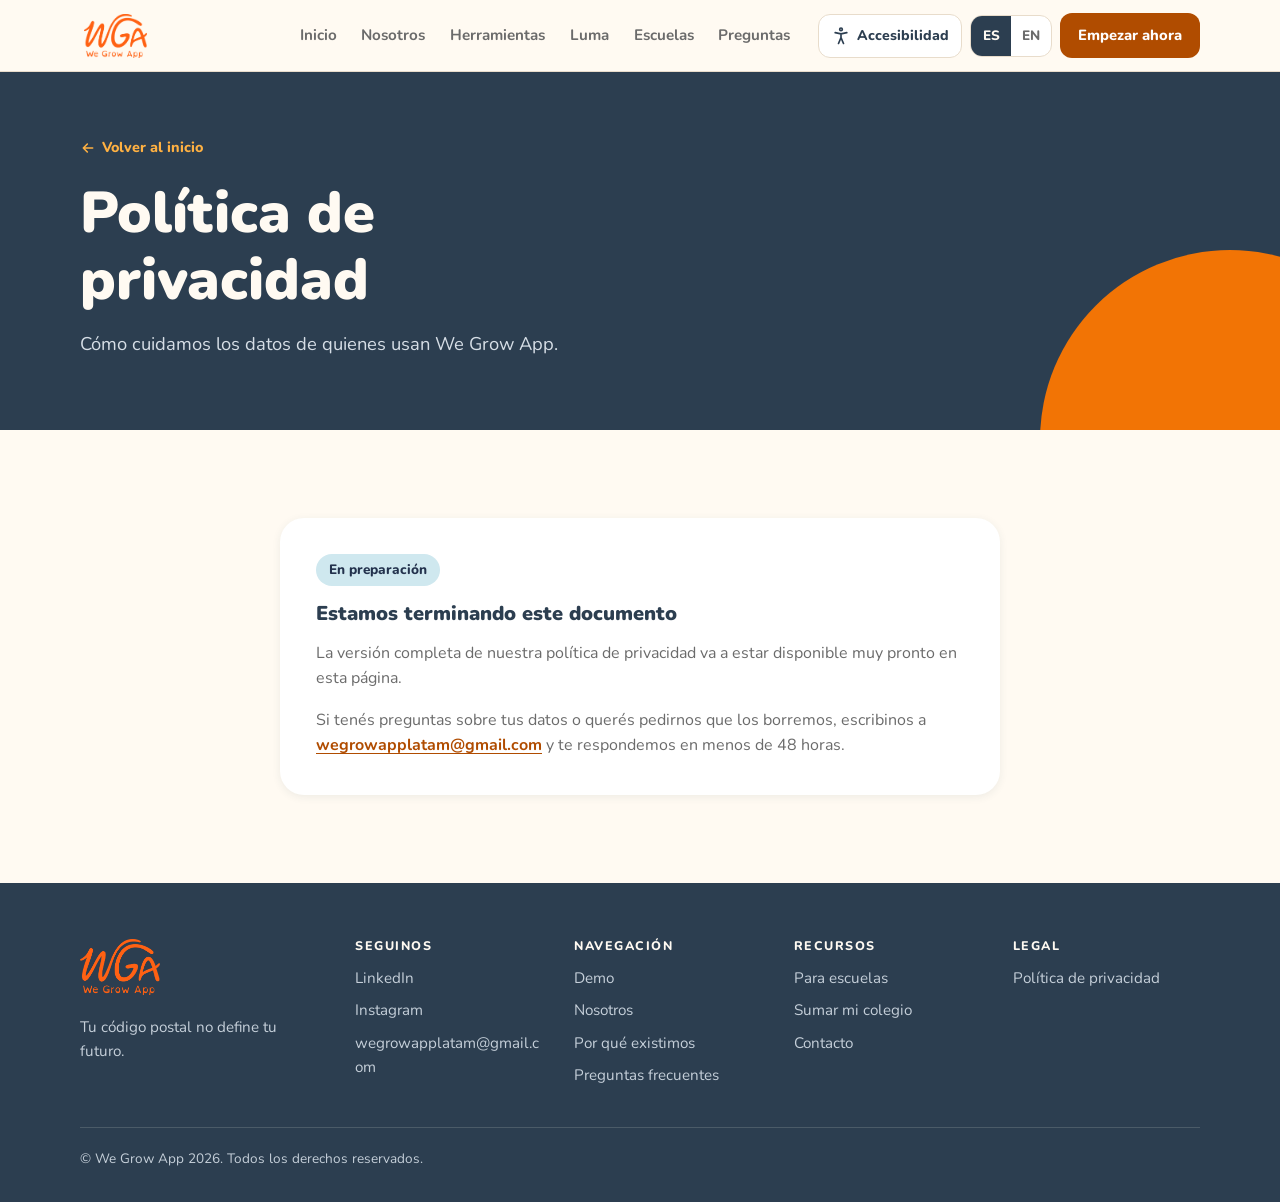
<file: politica-privacidad.html>
<!doctype html>
<html lang="es">
<head>
  <!-- Google Analytics -->
  <script async src="https://www.googletagmanager.com/gtag/js?id=G-NWYJ9505XE"></script>
  <script>
    window.dataLayer = window.dataLayer || [];
    function gtag(){dataLayer.push(arguments);}
    gtag('js', new Date());
    gtag('config', 'G-NWYJ9505XE');
  </script>
  <meta charset="UTF-8">
  <meta name="viewport" content="width=device-width, initial-scale=1.0, viewport-fit=cover">
  <title>Política de privacidad · We Grow App</title>
  <meta name="description" content="Política de privacidad de We Grow App.">
  <link rel="manifest" href="manifest.json">
  <link rel="icon" type="image/png" href="images/favicon-v3.png?v=20260620">
  <link rel="icon" type="image/x-icon" href="images/favicon-v3.ico?v=20260620">
  <link rel="apple-touch-icon" href="images/favicon-v3.png?v=20260620">
  <meta name="theme-color" content="#2C3E50">
  <link rel="preconnect" href="https://fonts.googleapis.com">
  <link rel="preconnect" href="https://fonts.gstatic.com" crossorigin>
  <link rel="stylesheet" href="https://fonts.googleapis.com/css2?family=Nunito:wght@400;600;700;800;900&family=Atkinson+Hyperlegible:wght@400;700&display=swap">
  <link rel="stylesheet" href="assets/wga.css?v=20261127">
</head>
<body>
<a class="skip" href="#contenido" data-i18n="skip">Saltar al contenido</a>

<header class="nav" id="nav">
  <div class="wrap">
    <a class="logo" href="index.html" aria-label="We Grow App, inicio" data-i18n-attr="aria-label:logo_home"><img src="images/logo-nav.png?v=20260620" alt="We Grow App" width="63" height="44"></a>
    <ul class="nav-links">
      <li><a href="index.html" data-i18n="nav_home">Inicio</a></li>
      <li><a href="nosotros.html" data-i18n="nav_about">Nosotros</a></li>
      <li><a href="index.html#herramientas" data-i18n="nav_tools">Herramientas</a></li>
      <li><a href="index.html#luma" data-i18n="nav_luma">Luma</a></li>
      <li><a href="index.html#instituciones" data-i18n="nav_schools">Escuelas</a></li>
      <li><a href="index.html#preguntas" data-i18n="nav_faq">Preguntas</a></li>
    </ul>
    <div class="nav-tools">
      <button class="icon-btn" id="a11y-btn" aria-expanded="false" aria-controls="a11y-panel">
        <svg viewBox="0 0 24 24" fill="none" stroke="currentColor" stroke-width="2" stroke-linecap="round" stroke-linejoin="round" aria-hidden="true"><circle cx="12" cy="4" r="1.6"/><path d="M5 8l7 1.5L19 8M12 9.5V14l-3 7M12 14l3 7"/></svg><span class="lbl" data-i18n="a11y_btn">Accesibilidad</span>
      </button>
      <div class="lang" role="group" aria-label="Idioma / Language"><button data-lang="es" aria-pressed="true">ES</button><button data-lang="en" aria-pressed="false">EN</button></div>
      <a class="btn btn-primary" href="https://wegrowapp.lovable.app/" target="_blank" rel="noopener" data-i18n="nav_start">Empezar ahora</a>
      <button class="icon-btn menu-btn" id="menu-btn" aria-expanded="false" aria-controls="mobile-menu" aria-label="Abrir menú" data-i18n-attr="aria-label:menu_label"><svg viewBox="0 0 24 24" fill="none" stroke="currentColor" stroke-width="2.2" stroke-linecap="round" aria-hidden="true"><path d="M4 7h16M4 12h16M4 17h16"/></svg></button>
    </div>
    <div class="a11y-panel" id="a11y-panel" role="dialog" aria-label="Opciones de accesibilidad" data-i18n-attr="aria-label:a11y_panel" hidden>
      <h2 data-i18n="a11y_title">Leé a tu manera</h2>
      <div class="row"><span data-i18n="a11y_font">Letra</span><div class="choice" data-group="font">
        <button data-v="brand" aria-pressed="true">Nunito</button><button data-v="atk" aria-pressed="false" style="font-family:'Atkinson Hyperlegible',sans-serif">Atkinson</button><button data-v="od" aria-pressed="false" style="font-family:OpenDyslexic,sans-serif">OpenDyslexic</button></div></div>
      <div class="row"><span data-i18n="a11y_size">Tamaño</span><div class="choice" data-group="size">
        <button data-v="sm" aria-pressed="true" data-i18n="a11y_sm">Chico</button><button data-v="md" aria-pressed="false" data-i18n="a11y_md">Mediano</button><button data-v="lg" aria-pressed="false" data-i18n="a11y_lg">Grande</button></div></div>
      <div class="row"><span><span data-i18n="a11y_leading">Interlineado</span> <output id="lh-out">1,6</output></span><input type="range" id="lh" min="1.5" max="2.2" step="0.1" value="1.6" aria-label="Interlineado" data-i18n-attr="aria-label:a11y_leading"></div>
    </div>
    <nav class="mobile-menu" id="mobile-menu" hidden>
      <a href="index.html" data-i18n="nav_home">Inicio</a>
      <a href="nosotros.html" data-i18n="nav_about">Nosotros</a>
      <a href="index.html#herramientas" data-i18n="nav_tools">Herramientas</a>
      <a href="index.html#luma" data-i18n="nav_luma">Luma</a>
      <a href="index.html#instituciones" data-i18n="nav_schools">Escuelas</a>
      <a href="index.html#preguntas" data-i18n="nav_faq">Preguntas</a>
      <a class="btn btn-primary" href="https://wegrowapp.lovable.app/" target="_blank" rel="noopener" data-i18n="nav_start">Empezar ahora</a>
    </nav>
  </div>
</header>

<main id="contenido">
  <section class="co-hero navy on-navy">
    <div class="wrap">
      <a class="crumb" href="index.html"><svg width="16" height="16" viewBox="0 0 24 24" fill="none" stroke="currentColor" stroke-width="2.4" stroke-linecap="round" stroke-linejoin="round" aria-hidden="true"><path d="M19 12H5M11 6l-6 6 6 6"/></svg><span data-i18n="pv_back">Volver al inicio</span></a>
      <h1 data-i18n="pv_title">Política de privacidad</h1>
      <p data-i18n="pv_lead">Cómo cuidamos los datos de quienes usan We Grow App.</p>
    </div>
  </section>
  <section class="sec">
    <div class="wrap doc">
      <div class="card">
        <span class="status" data-i18n="pv_status">En preparación</span>
        <h2 data-i18n="pv_h">Estamos terminando este documento</h2>
        <p data-i18n="pv_p1">La versión completa de nuestra política de privacidad va a estar disponible muy pronto en esta página.</p>
        <p data-i18n="pv_p2">Si tenés preguntas sobre tus datos o querés pedirnos que los borremos, escribinos a <a class="link" href="mailto:wegrowapplatam@gmail.com">wegrowapplatam@gmail.com</a> y te respondemos en menos de 48 horas.</p>
      </div>
    </div>
  </section>
</main>

<footer class="site-footer on-navy">
  <div class="wrap">
    <div class="foot">
      <div><img src="images/logo-nav.png?v=20260620" alt="We Grow App" width="80" height="56" loading="lazy"><p data-i18n="foot_tag">Tu código postal no define tu futuro.</p></div>
      <div><h2 data-i18n="foot_follow">Seguinos</h2><ul><li><a href="https://www.linkedin.com/in/marisol-rodriguez-63aa66220" target="_blank" rel="noopener">LinkedIn</a></li><li><a href="https://www.instagram.com/wegrowapp.arg/" target="_blank" rel="noopener">Instagram</a></li><li><a href="mailto:wegrowapplatam@gmail.com">wegrowapplatam@gmail.com</a></li></ul></div>
      <div><h2 data-i18n="foot_nav">Navegación</h2><ul><li><a href="index.html#inicio" data-i18n="foot_demo">Demo</a></li><li><a href="nosotros.html" data-i18n="foot_about">Nosotros</a></li><li><a href="index.html#problema" data-i18n="foot_why">Por qué existimos</a></li><li><a href="index.html#preguntas" data-i18n="foot_faq">Preguntas frecuentes</a></li></ul></div>
      <div><h2 data-i18n="foot_res">Recursos</h2><ul><li><a href="index.html#instituciones" data-i18n="foot_schools">Para escuelas</a></li><li><a href="colabora.html?escuela=1" data-i18n="foot_join">Sumar mi colegio</a></li><li><a href="colabora.html" data-i18n="foot_contact">Contacto</a></li></ul></div>
      <div><h2 data-i18n="foot_legal">Legal</h2><ul><li><a href="politica-privacidad.html" data-i18n="foot_privacy">Política de privacidad</a></li></ul></div>
    </div>
    <div class="legal" data-i18n="foot_copy">© We Grow App 2026. Todos los derechos reservados.</div>
  </div>
</footer>

<script src="assets/wga.js?v=20261127"></script>
<script>
(function () {
  var W = window.WGA;
  W.addDict({
    _title: 'Privacy policy · We Grow App',
    pv_back: 'Back to home', pv_title: 'Privacy policy', pv_lead: 'How we take care of the data of people who use We Grow App.',
    pv_status: 'In progress', pv_h: 'We’re finishing this document',
    pv_p1: 'The full version of our privacy policy will be available on this page very soon.',
    pv_p2: 'If you have questions about your data or want us to delete it, write to us at <a class="link" href="mailto:wegrowapplatam@gmail.com">wegrowapplatam@gmail.com</a> and we’ll reply within 48 hours.'
  });
  W.start();
})();
</script>
</body>
</html>
</file>
<file: assets/wga.css>
/* We Grow App · estilos compartidos. Tokens del Brand Book v1.0 (sección 09). */
@font-face{font-family:"OpenDyslexic";src:url("fonts/OpenDyslexic-Regular.woff") format("woff");font-weight:400;font-display:swap}
@font-face{font-family:"OpenDyslexic";src:url("fonts/OpenDyslexic-Bold.woff") format("woff");font-weight:700;font-display:swap}
:root{
  color-scheme:light;
  --wga-orange:#F27405; --wga-orange-strong:#D95F00; --wga-action:#B04C00; --wga-action-hover:#9A4300; --wga-orange-light:#FFB142;
  --wga-navy:#2C3E50; --wga-navy-strong:#23324D; --wga-text-secondary:#6B6B6B; --wga-cream:#FFFAF2;
  --wga-surface:#FFFFFF; --wga-surface-alt:#F9F8F6; --wga-warm:#FFE4C4; --wga-highlight:#FEF3E8;
  --wga-border:#E8DCCB; --wga-border-warm:#F5C89A; --wga-info:#CFE8EF; --wga-success:#3B6D11; --wga-error:#B42318;
  --on-navy-soft:#D6DEE6; --on-navy-muted:#C5CFD9;
  --wga-shadow-sm:0 2px 8px rgba(44,62,80,.08); --wga-shadow-lg:0 12px 32px rgba(44,62,80,.14);
  --wga-radius-sm:8px; --wga-radius-md:12px; --wga-radius-lg:16px; --wga-radius-xl:24px;
  --wga-font-brand:"Nunito",ui-rounded,system-ui,sans-serif;
  --wga-font-reading:"OpenDyslexic","Nunito",sans-serif;
  --page-font:var(--wga-font-brand); --page-leading:1.6;
  --ease:cubic-bezier(.2,.7,.2,1);
}
*{box-sizing:border-box}
[hidden]{display:none!important}
html{scroll-behavior:smooth;font-size:100%;scroll-padding-top:80px}
html.fs-md{font-size:112.5%} html.fs-lg{font-size:137.5%}
body{margin:0;background:var(--wga-cream);color:var(--wga-navy);font-family:var(--page-font);font-size:1rem;line-height:var(--page-leading);-webkit-font-smoothing:antialiased}
img{max-width:100%}
h1,h2,h3,h4{font-family:var(--page-font);text-wrap:balance;margin:0;line-height:1.15}
p{margin:0}
a{color:inherit}
button{font-family:inherit}
:focus-visible{outline:3px solid var(--wga-navy);outline-offset:3px;border-radius:6px}
.on-navy :focus-visible{outline-color:var(--wga-orange-light)}
.skip{position:absolute;left:-999px;top:8px;background:var(--wga-navy);color:var(--wga-cream);padding:.6rem 1rem;border-radius:8px;z-index:100}
.skip:focus{left:8px}
.wrap{max-width:1160px;margin:0 auto;padding-left:max(20px,env(safe-area-inset-left,0px));padding-right:max(20px,env(safe-area-inset-right,0px))}
.eyebrow{font-size:.8125rem;font-weight:800;letter-spacing:.12em;text-transform:uppercase;color:var(--wga-action)}
.on-navy .eyebrow{color:var(--wga-orange-light)}
.btn{display:inline-flex;align-items:center;justify-content:center;gap:.5rem;min-height:44px;font-weight:800;font-size:1rem;padding:.75rem 1.35rem;border-radius:var(--wga-radius-md);border:2px solid transparent;text-decoration:none;cursor:pointer;transition:background .2s var(--ease),transform .2s var(--ease)}
.btn svg{width:18px;height:18px;flex:none}
.btn-primary{background:var(--wga-action);color:#fff}
.btn-primary:hover{background:var(--wga-action-hover);transform:translateY(-1px)}
.btn-primary:disabled{opacity:.7;cursor:wait;transform:none}
.btn-secondary{border-color:var(--wga-navy);color:var(--wga-navy);background:transparent}
.btn-secondary:hover{background:var(--wga-navy);color:var(--wga-cream)}
.on-navy .btn-secondary{border-color:var(--wga-cream);color:var(--wga-cream)}
.on-navy .btn-secondary:hover{background:var(--wga-cream);color:var(--wga-navy)}
.link{font-weight:700;color:var(--wga-action);text-underline-offset:3px}
.on-navy .link{color:var(--wga-orange-light)}
.sec{padding-block:5.5rem}
.sec-head{max-width:680px;display:flex;flex-direction:column;gap:.75rem}
.sec-head h2{font-size:clamp(1.75rem,3.6vw,2.6rem);font-weight:900}
.sec-head p{color:var(--wga-text-secondary);font-size:1.125rem}
.on-navy .sec-head p{color:var(--on-navy-soft)}
.navy{background:var(--wga-navy);color:var(--wga-cream)}
.chip{min-height:40px;border:1.5px solid var(--wga-border);background:var(--wga-surface);color:var(--wga-navy);border-radius:999px;padding:0 .9rem;font-weight:800;font-size:.85rem;cursor:pointer}

/* Navegación */
.nav{position:sticky;top:0;z-index:30;background:rgba(255,250,242,.95);backdrop-filter:blur(10px);-webkit-backdrop-filter:blur(10px);border-bottom:1px solid var(--wga-border)}
.nav .wrap{display:flex;align-items:center;gap:1rem;padding-block:.6rem;position:relative}
.nav .logo{display:block;padding:4px;flex:none}
.nav .logo img{height:44px;width:auto;display:block}
.nav-links{display:flex;gap:.15rem;margin:0 0 0 auto;list-style:none;padding:0}
.nav-links a{display:block;padding:.5rem .7rem;border-radius:var(--wga-radius-sm);text-decoration:none;font-size:.95rem;font-weight:700;color:var(--wga-text-secondary);transition:color .2s,background .2s}
.nav-links a:hover{color:var(--wga-navy)}
.nav-links a.active{color:var(--wga-navy);background:var(--wga-highlight);box-shadow:inset 0 -2px 0 var(--wga-orange-strong)}
.nav-tools{display:flex;align-items:center;gap:.5rem}
.lang{display:inline-flex;border:1.5px solid var(--wga-border);border-radius:var(--wga-radius-md);overflow:hidden;background:var(--wga-surface)}
.lang button{min-height:40px;min-width:40px;border:0;background:none;font-weight:800;font-size:.85rem;color:var(--wga-text-secondary);cursor:pointer;padding:0 .55rem}
.lang button[aria-pressed="true"]{background:var(--wga-navy);color:var(--wga-cream)}
.nav .btn{padding:.55rem 1rem;font-size:.92rem}
.icon-btn{display:inline-flex;align-items:center;gap:.4rem;min-height:44px;min-width:44px;justify-content:center;border:1.5px solid var(--wga-border);background:var(--wga-surface);color:var(--wga-navy);border-radius:var(--wga-radius-md);padding:0 .75rem;font-weight:800;font-size:.88rem;cursor:pointer}
.icon-btn[aria-expanded="true"]{border-color:var(--wga-navy)}
.icon-btn svg{width:20px;height:20px}
.menu-btn{display:none}
.a11y-panel{position:absolute;right:max(20px,env(safe-area-inset-right,0px));top:calc(100% + 8px);width:min(340px,calc(100vw - 40px));background:var(--wga-surface);border-radius:var(--wga-radius-lg);box-shadow:var(--wga-shadow-lg);border:1px solid var(--wga-border);padding:1.1rem;display:flex;flex-direction:column;gap:1rem;z-index:40}
.a11y-panel h2{font-size:1rem;font-weight:900}
.a11y-panel .row{display:flex;flex-direction:column;gap:.4rem}
.a11y-panel .row>span{font-size:.85rem;font-weight:800;color:var(--wga-text-secondary)}
.choice{display:flex;flex-wrap:wrap;gap:.35rem}
.choice button{min-height:40px;padding:0 .8rem;border-radius:999px;border:1.5px solid var(--wga-border);background:var(--wga-surface);color:var(--wga-navy);font-weight:700;font-size:.88rem;cursor:pointer}
.choice button[aria-pressed="true"]{background:var(--wga-action);border-color:var(--wga-action);color:#fff}
.a11y-panel input[type=range]{width:100%;accent-color:var(--wga-action)}
.mobile-menu{position:absolute;left:0;right:0;top:100%;background:var(--wga-cream);border-bottom:1px solid var(--wga-border);box-shadow:var(--wga-shadow-lg);padding:1rem max(20px,env(safe-area-inset-right,0px)) 1.25rem max(20px,env(safe-area-inset-left,0px));display:flex;flex-direction:column;gap:.25rem;z-index:35}
.mobile-menu a{display:block;padding:.75rem .5rem;font-weight:800;text-decoration:none;border-radius:var(--wga-radius-sm)}
.mobile-menu a:hover{background:var(--wga-highlight)}
.mobile-menu .btn{margin-top:.5rem;color:#fff}
@media (max-width:1080px){.nav-links{display:none}.nav-tools{margin-left:auto}.menu-btn{display:inline-flex}}
@media (max-width:620px){.nav-tools .btn-primary,.icon-btn .lbl{display:none}.nav .logo img{height:38px}}

/* Héroe */
.hero{position:relative;overflow:hidden;padding-block:4.5rem 5rem}
.blob{position:absolute;border-radius:50%;background:var(--wga-orange);pointer-events:none}
.hero .blob.a{width:420px;height:420px;right:-150px;top:-170px}
@media (max-width:620px){.hero .blob.a{width:200px;height:200px;right:-110px;top:-120px}.hero .blob.b{width:300px;height:180px;left:-140px;bottom:-130px}}
.hero .blob.b{width:520px;height:300px;left:-220px;bottom:-200px;border-radius:50% 50% 0 0/100% 100% 0 0}
.hero-grid{position:relative;display:grid;grid-template-columns:1fr 1fr;gap:3.5rem;align-items:center}
.hero-grid>*{min-width:0}
.badge{display:inline-flex;align-items:center;gap:.5rem;background:rgba(255,250,242,.1);border:1px solid rgba(255,250,242,.25);border-radius:999px;padding:.3rem .85rem;font-size:.8rem;font-weight:800;letter-spacing:.08em;text-transform:uppercase}
.badge i{width:8px;height:8px;border-radius:50%;background:#7FD08E}
.hero h1{font-size:clamp(2.5rem,5.4vw,4rem);font-weight:900;margin-top:1.25rem;letter-spacing:-.01em}
.hero h1 .hl{color:var(--wga-orange-light);position:relative;white-space:nowrap}
.hero h1 .hl{display:inline-block}
.hero h1 .hl::after{content:"";position:absolute;left:0;right:0;bottom:-.12em;height:.28em;background:url("data:image/svg+xml,%3Csvg xmlns='http://www.w3.org/2000/svg' viewBox='0 0 300 24' preserveAspectRatio='none'%3E%3Cpath d='M4 16 C 80 4, 170 3, 296 12' fill='none' stroke='%23F27405' stroke-width='6' stroke-linecap='round'/%3E%3C/svg%3E") no-repeat center/100% 100%;clip-path:inset(0 0 0 0)}
.hero h1 .hl.anim::after{animation:draw .7s .3s ease-out both}
@keyframes draw{from{clip-path:inset(0 100% 0 0)}to{clip-path:inset(0 0 0 0)}}
.hero .lead{font-size:1.2rem;color:var(--on-navy-soft);max-width:42ch;margin-top:1.25rem}
.hero .lead b{color:var(--wga-cream)}
.hero .ctas{display:flex;flex-wrap:wrap;gap:.75rem;margin-top:2rem;align-items:center}
.hero .sub-ctas{display:flex;flex-wrap:wrap;gap:1.25rem;margin-top:1.1rem;font-size:.95rem}
.trust{display:grid;grid-template-columns:repeat(4,1fr);gap:1rem;margin-top:2.75rem;padding-top:1.5rem;border-top:1px solid rgba(255,250,242,.18)}
.trust div{display:flex;flex-direction:column;gap:.15rem;font-size:.85rem;color:var(--on-navy-muted);line-height:1.35}
.trust b{color:var(--wga-cream);font-size:.92rem;font-weight:800}
.trust svg{width:22px;height:22px;color:var(--wga-orange-light);margin-bottom:.35rem}
@media (max-width:900px){.hero-grid{grid-template-columns:1fr;gap:2.5rem}.hero{padding-block:3rem 3.5rem}}
@media (max-width:620px){.trust{grid-template-columns:1fr 1fr}}

/* Demo de lectura */
.reader{background:var(--wga-surface);color:var(--wga-navy);border-radius:var(--wga-radius-xl);box-shadow:var(--wga-shadow-lg)}
.reader-head{display:flex;align-items:center;justify-content:space-between;gap:.75rem 1rem;padding:1.1rem 1.35rem;border-bottom:1px solid var(--wga-border);flex-wrap:wrap}
.reader-head .t{font-weight:900;font-size:1rem;line-height:1.3}
.reader-head .t small{display:block;font-weight:600;font-size:.82rem;color:var(--wga-text-secondary)}
.toggle-row{display:flex;align-items:center;gap:.6rem;font-weight:800;font-size:.88rem}
.toggle-row .lbl{color:var(--wga-text-secondary);transition:color .2s;cursor:pointer}
.toggle-row .lbl.on{color:var(--wga-action)}
.tgl{width:52px;height:30px;border-radius:999px;border:0;background:#D9D4CC;position:relative;cursor:pointer;flex:none;transition:background .2s var(--ease)}
.tgl::after{content:"";position:absolute;top:3px;left:3px;width:24px;height:24px;border-radius:50%;background:#fff;box-shadow:0 1px 3px rgba(44,62,80,.3);transition:transform .2s var(--ease)}
.tgl[aria-checked="true"]{background:var(--wga-action)}
.tgl[aria-checked="true"]::after{transform:translateX(22px)}
.reader-body{padding:1.5rem 1.5rem 1.75rem;min-height:18rem;transition:background .25s var(--ease)}
.reader-body .mode{display:inline-flex;align-items:center;gap:.4rem;font-size:.78rem;font-weight:800;letter-spacing:.08em;text-transform:uppercase;color:var(--wga-text-secondary);margin-bottom:.9rem}
.reader-body .mode svg{width:16px;height:16px}
.reader .txt p+p{margin-top:1rem}
.reader .txt{font-family:Arial,Helvetica,sans-serif;font-size:1rem;line-height:1.55}
.reader.wg .reader-body,.reader.wg .reader-hint{background:var(--wga-highlight)}
.reader.wg .reader-body .mode{color:var(--wga-action)}
.reader.wg .txt{font-family:var(--wga-font-reading);font-size:1rem;line-height:1.9}
.pw{position:relative;cursor:help;border-bottom:2px dotted var(--wga-orange-strong);padding-bottom:1px;outline:none}
.pw:focus-visible{outline:3px solid var(--wga-navy);outline-offset:2px}
.pbox{position:absolute;left:50%;bottom:calc(100% + 10px);transform:translate(-50%,4px);background:var(--wga-action);color:#fff;border-radius:var(--wga-radius-md);padding:.7rem .85rem;width:max-content;max-width:180px;display:flex;flex-direction:column;align-items:center;gap:.4rem;text-align:center;font:700 .8125rem/1.3 "Nunito",sans-serif;box-shadow:0 8px 20px rgba(176,76,0,.35);opacity:0;visibility:hidden;transition:opacity .15s ease-out,transform .15s ease-out,visibility .15s;z-index:5;pointer-events:none}
.pbox::after{content:"";position:absolute;top:100%;left:50%;transform:translateX(-50%);border:6px solid transparent;border-top-color:var(--wga-action)}
.pbox .pic{width:40px;height:40px;border-radius:10px;background:#fff;color:var(--wga-action);display:grid;place-items:center}
.pbox .pic svg{width:24px;height:24px}
.pw.open .pbox{opacity:1;visibility:visible;transform:translate(-50%,0)}
.reader-hint{font-size:.85rem;color:var(--wga-text-secondary);padding:0 1.5rem 1.25rem;border-radius:0 0 var(--wga-radius-xl) var(--wga-radius-xl);transition:background .25s var(--ease)}
.reader.wg .reader-hint{color:var(--wga-navy)}

/* Por qué existimos */
.problem{background:var(--wga-surface)}
.problem-grid{display:grid;grid-template-columns:1fr 1fr 1.15fr;gap:1.25rem;margin-top:3rem}
.problem-grid>*{min-width:0}
.stat{background:var(--wga-cream);border-radius:var(--wga-radius-lg);padding:1.75rem;display:flex;flex-direction:column;gap:.9rem}
.num{font-size:clamp(2.6rem,4.4vw,3.4rem);font-weight:900;line-height:1;color:var(--wga-action);font-variant-numeric:tabular-nums}
.stat h3{font-size:1.06rem;font-weight:800;line-height:1.3}
.stat p{color:var(--wga-text-secondary);font-size:.95rem}
.viz{display:grid;grid-template-columns:repeat(20,1fr);gap:4px}
.viz i{aspect-ratio:1;border-radius:50%;background:var(--wga-border);transition:background .2s}
.viz i.on{background:var(--wga-orange)}
.viz i.maybe{background:var(--wga-orange-light)}
.bar{display:flex;flex-direction:column;gap:6px}
.bar .track{height:14px;border-radius:99px;background:var(--wga-border);overflow:hidden}
.bar .fill{height:100%;width:52%;border-radius:99px;background:var(--wga-orange);transition:width 1.2s var(--ease)}
.bar small{display:flex;justify-content:space-between;color:var(--wga-text-secondary);font-size:.75rem}
.story{background:var(--wga-navy);color:var(--wga-cream);border-radius:var(--wga-radius-lg);padding:1.75rem;display:flex;flex-direction:column;gap:.9rem;position:relative;overflow:hidden}
.story::after{content:"";position:absolute;width:220px;height:220px;border-radius:50%;background:var(--wga-orange);right:-90px;bottom:-110px}
.story>*{position:relative;z-index:1}
.story .num{color:var(--wga-orange-light)}
.story h3{font-size:1.2rem;font-weight:900}
.story p{color:var(--on-navy-soft);font-size:.95rem;max-width:38ch}
.route{display:flex;align-items:center;gap:.5rem;font-weight:800;font-size:.88rem;flex-wrap:wrap;margin-top:auto}
.route span{background:rgba(35,50,77,.9);border-radius:999px;padding:.3rem .75rem}
.route svg{width:18px;height:18px;color:var(--wga-orange-light)}
@media (max-width:960px){.problem-grid{grid-template-columns:1fr 1fr}.story{grid-column:1/-1}}
@media (max-width:640px){.problem-grid{grid-template-columns:1fr}}

/* Desafíos y herramientas */
.match-grid{display:grid;grid-template-columns:minmax(0,.85fr) minmax(0,1.15fr);gap:2rem;margin-top:3rem;align-items:start}
.challenges{display:flex;flex-direction:column;gap:.5rem}
.challenge{display:grid;grid-template-columns:auto 1fr auto;gap:.9rem;align-items:center;text-align:left;width:100%;padding:1rem 1.1rem;border-radius:var(--wga-radius-lg);border:1.5px solid var(--wga-border);background:var(--wga-surface);color:var(--wga-navy);cursor:pointer;font:inherit;transition:border-color .2s var(--ease),background .2s var(--ease)}
.challenge:hover{border-color:var(--wga-border-warm)}
.challenge .ic{width:44px;height:44px;border-radius:var(--wga-radius-md);display:grid;place-items:center;background:var(--wga-highlight);color:var(--wga-navy);transition:background .2s,color .2s}
.challenge .ic svg{width:22px;height:22px}
.challenge b{font-weight:800;display:block;line-height:1.3}
.challenge small{color:var(--wga-text-secondary);font-size:.9rem;line-height:1.4;display:block}
.challenge .arrow{opacity:0;color:var(--wga-orange-strong);transition:opacity .2s}
.challenge .arrow svg{width:20px;height:20px}
.challenge[aria-selected="true"]{border-color:var(--wga-orange-strong);background:var(--wga-highlight)}
.challenge[aria-selected="true"] .ic{background:var(--wga-orange-strong);color:#fff}
.challenge[aria-selected="true"] .arrow{opacity:1}
.panel{background:var(--wga-navy);color:var(--wga-cream);border-radius:var(--wga-radius-xl);padding:2rem;position:sticky;top:96px}
.panel .label{font-size:.78rem;font-weight:800;letter-spacing:.12em;text-transform:uppercase;color:var(--wga-orange-light)}
.panel h3{font-size:1.65rem;font-weight:900;margin-top:.4rem}
.panel .desc{color:var(--on-navy-soft);margin-top:.5rem;max-width:46ch}
.panel .stage{margin-top:1.5rem;background:var(--wga-navy-strong);border-radius:var(--wga-radius-lg);padding:1.5rem;min-height:15rem;display:grid;place-items:center}
.panel .tools-chips{display:flex;flex-wrap:wrap;gap:.4rem;margin-top:1.25rem}
.panel .tools-chips span{font-size:.8rem;font-weight:700;border:1.5px solid rgba(255,250,242,.25);border-radius:999px;padding:.25rem .7rem;color:var(--on-navy-muted)}
.panel .tools-chips span.on{background:var(--wga-orange-light);border-color:var(--wga-orange-light);color:var(--wga-navy)}
.panel .btn-primary{min-height:40px;padding:.5rem 1rem;font-size:.9rem}
.fade{animation:fade .2s ease-out both}
@keyframes fade{from{opacity:0;transform:translateY(6px)}}
@media (max-width:880px){.match-grid{grid-template-columns:1fr}.panel{position:relative;top:0}}
.pomo{display:flex;align-items:center;gap:1.5rem;flex-wrap:wrap;justify-content:center}
.pomo svg{width:150px;height:150px}
.pomo .time{font:900 1.65rem "Nunito",sans-serif;fill:var(--wga-cream);font-variant-numeric:tabular-nums}
.pomo .side{display:flex;flex-direction:column;gap:.8rem;align-items:flex-start}
.pomo ul{list-style:none;padding:0;margin:0;display:flex;flex-direction:column;gap:.4rem;font-size:.92rem;color:var(--on-navy-muted)}
.pomo li b{color:var(--wga-cream)}
.compare{display:grid;grid-template-columns:1fr 1fr;gap:1rem;width:100%}
.compare div{background:var(--wga-surface);color:var(--wga-navy);border-radius:var(--wga-radius-md);padding:1rem;font-size:.9rem;line-height:1.5}
.compare small{display:block;font:800 .72rem "Nunito",sans-serif;letter-spacing:.1em;text-transform:uppercase;color:var(--wga-text-secondary);margin-bottom:.4rem}
.compare .a{font-family:Arial,sans-serif}
.compare .b{font-family:var(--wga-font-reading);line-height:1.85;background:var(--wga-highlight)}
.compare .b u{text-decoration:none;border-bottom:2px dotted var(--wga-orange-strong)}
@media (max-width:520px){.compare{grid-template-columns:1fr}}
.concept{width:min(340px,100%);display:flex;flex-direction:column;gap:.75rem}
.ccard{perspective:1000px;width:100%;height:13rem;border:0;background:none;padding:0;cursor:pointer;color:inherit;font:inherit;display:block}
.ccard-inner{display:block;position:relative;width:100%;height:100%;transition:transform .25s ease-out;transform-style:preserve-3d}
.ccard.flipped .ccard-inner{transform:rotateY(180deg)}
.ccard .face{position:absolute;inset:0;border-radius:var(--wga-radius-lg);backface-visibility:hidden;-webkit-backface-visibility:hidden;display:flex;flex-direction:column;justify-content:center;align-items:center;text-align:center;padding:1.25rem;gap:.55rem;background:var(--wga-surface);color:var(--wga-navy);box-shadow:var(--wga-shadow-lg)}
.ccard .front .pic{width:56px;height:56px;border-radius:var(--wga-radius-md);background:var(--wga-highlight);color:var(--wga-orange-strong);display:grid;place-items:center}
.ccard .front .pic svg{width:30px;height:30px}
.ccard .front b{font-size:1.5rem;font-weight:900}
.ccard small{font:800 .75rem "Nunito",sans-serif;letter-spacing:.1em;text-transform:uppercase;color:var(--wga-text-secondary)}
.ccard .back{transform:rotateY(180deg);font-family:var(--wga-font-reading);font-size:.95rem;line-height:1.7;background:var(--wga-highlight)}
.concept .dots{display:flex;justify-content:space-between;align-items:center}
.concept .dots span{display:flex;gap:6px}
.concept .dots i{width:8px;height:8px;border-radius:50%;background:rgba(255,250,242,.25)}
.concept .dots i.on{background:var(--wga-orange-light)}
.concept .chip{display:grid;place-items:center;width:44px;padding:0}
.path{display:flex;flex-direction:column;gap:.9rem;width:100%}
.path-row{display:grid;grid-template-columns:5.5rem 1fr auto;gap:.8rem;align-items:center;font-size:.88rem;color:var(--on-navy-muted)}
.path-row b{color:var(--wga-cream)}
.path-track{height:12px;border-radius:99px;background:rgba(255,250,242,.12);overflow:hidden}
.path-track i{display:block;height:100%;border-radius:99px;background:var(--wga-orange-light)}
.tips{list-style:none;margin:0;padding:0;display:flex;flex-direction:column;gap:.6rem;width:100%}
.tips li{display:flex;gap:.7rem;align-items:flex-start;background:var(--wga-surface);color:var(--wga-navy);border-radius:var(--wga-radius-md);padding:.8rem .95rem;font-size:.92rem;line-height:1.45}
.tips li svg{flex:none;width:20px;height:20px;color:var(--wga-success);margin-top:2px}

/* Video */
.video-card{display:grid;grid-template-columns:1fr 1fr;gap:2rem;align-items:center;background:var(--wga-navy-strong);color:var(--wga-cream);border-radius:var(--wga-radius-xl);padding:3rem;overflow:hidden;position:relative}
.video-card>*{min-width:0;position:relative;z-index:1}
.video-card::before{content:"";position:absolute;width:360px;height:360px;border-radius:50%;background:var(--wga-orange);right:-120px;top:-140px}
.video-card h2{font-size:clamp(1.75rem,3.4vw,2.5rem);font-weight:900}
.video-card p{margin-top:.9rem;max-width:40ch;color:var(--on-navy-soft);font-size:1.06rem}
.video-card .btn{margin-top:1.5rem}
.player{display:block;width:100%;border:0;padding:0;cursor:pointer;color:inherit;border-radius:var(--wga-radius-lg);overflow:hidden;box-shadow:var(--wga-shadow-lg);background:var(--wga-cream);aspect-ratio:16/9;position:relative;font:inherit}
.player iframe{position:absolute;inset:0;width:100%;height:100%;border:0}
.player .scr{position:absolute;inset:0;display:grid;grid-template-columns:1fr 1fr;gap:12px;padding:18px;text-align:left}
.player .col{display:flex;flex-direction:column;gap:8px}
.player .card{background:#fff;border-radius:10px;padding:10px;display:flex;flex-direction:column;gap:6px;box-shadow:var(--wga-shadow-sm)}
.player .ln{height:8px;border-radius:5px;background:var(--wga-border)}
.player .ln.o{background:var(--wga-orange-light)}
.player .dys{font-family:var(--wga-font-reading);font-size:.62rem;line-height:1.7;color:var(--wga-navy);background:var(--wga-highlight);border-radius:10px;padding:10px}
.player .play{position:absolute;inset:0;margin:auto;width:72px;height:72px;border-radius:50%;background:var(--wga-action);display:grid;place-items:center;box-shadow:0 0 0 10px rgba(255,250,242,.7);transition:transform .2s var(--ease)}
.player:hover .play{transform:scale(1.06)}
.player .play svg{width:28px;height:28px;color:#fff;margin-left:4px}
@media (max-width:820px){.video-card{grid-template-columns:1fr;padding:2rem}}

/* Luma */
.luma-grid{display:grid;grid-template-columns:1fr 1fr;gap:3rem;align-items:center}
.luma-grid>*{min-width:0}
.luma-copy{display:flex;flex-direction:column;gap:1rem}
.luma-copy h2{font-size:clamp(1.75rem,3.6vw,2.6rem);font-weight:900}
.luma-copy p{color:var(--wga-text-secondary);font-size:1.1rem;max-width:46ch}
.luma-copy ul{list-style:none;padding:0;margin:.5rem 0 0;display:grid;grid-template-columns:repeat(3,1fr);gap:.75rem}
.luma-copy li{background:var(--wga-cream);border-radius:var(--wga-radius-lg);padding:1rem;font-size:.9rem;color:var(--wga-text-secondary);line-height:1.4}
.luma-copy li b{display:block;color:var(--wga-navy);font-size:1rem;font-weight:900;margin-bottom:.2rem}
.luma-copy .limit{font-size:.92rem;color:var(--wga-navy);background:var(--wga-highlight);border-radius:var(--wga-radius-md);padding:.75rem 1rem}
.luma-stage{position:relative;background:var(--wga-surface-alt);border-radius:var(--wga-radius-xl);padding:2rem 1.5rem;display:flex;align-items:flex-end;gap:1rem;justify-content:center;min-height:25rem}
.luma-stage img{width:150px;height:auto;flex:none}
.chat{width:min(300px,100%);background:var(--wga-surface);border-radius:var(--wga-radius-lg);box-shadow:var(--wga-shadow-lg);padding:1rem;display:flex;flex-direction:column;gap:.6rem;align-self:flex-start}
.chat header{display:flex;justify-content:space-between;align-items:center;font-weight:900}
.chat header button{width:32px;height:32px;border-radius:8px;border:0;background:var(--wga-surface-alt);cursor:pointer;color:var(--wga-navy);display:grid;place-items:center}
.chat .log{display:flex;flex-direction:column;gap:.5rem;min-height:5rem}
.bub{background:var(--wga-highlight);color:var(--wga-navy);border-radius:14px 14px 14px 4px;padding:.65rem .8rem;font-size:.92rem;line-height:1.45;max-width:92%}
.bub.me{align-self:flex-end;background:var(--wga-action);color:#fff;border-radius:14px 14px 4px 14px}
.bub.typing{color:var(--wga-text-secondary)}
.opts{display:flex;flex-direction:column;gap:.4rem}
.opts button{min-height:44px;border:0;border-radius:999px;background:var(--wga-action);color:#fff;font-weight:800;font-size:.9rem;padding:.55rem 1rem;text-align:left;cursor:pointer;transition:background .2s}
.opts button:hover{background:var(--wga-action-hover)}
.opts .back{background:none;color:var(--wga-text-secondary);text-align:center;min-height:36px}
.opts .back:hover{background:var(--wga-surface-alt)}
@media (max-width:900px){.luma-grid{grid-template-columns:1fr}}
@media (max-width:560px){.luma-copy ul{grid-template-columns:1fr}.luma-stage{flex-direction:column;align-items:center}.luma-stage img{width:120px;order:2}.chat{align-self:center}}

/* Escuelas */
.inst-head{display:grid;grid-template-columns:1fr auto;gap:2rem;align-items:end}
.inst-head img{width:140px;height:auto}
.inst h2 em{font-style:normal;color:var(--wga-orange-light)}
.steps{display:grid;grid-template-columns:repeat(3,1fr);gap:1rem;margin-top:3rem;list-style:none;padding:0}
.steps li{border-top:2px solid rgba(255,250,242,.2);padding-top:1.1rem;color:var(--on-navy-muted);font-size:.97rem}
.steps li span.n{display:block;font-size:.78rem;font-weight:800;letter-spacing:.12em;text-transform:uppercase;color:var(--wga-orange-light);margin-bottom:.35rem}
.steps b{display:block;color:var(--wga-cream);font-size:1.15rem;font-weight:900;margin-bottom:.25rem}
.inst-ctas{display:grid;grid-template-columns:1fr 1fr;gap:1rem;margin-top:2.5rem}
.inst-cta{display:flex;justify-content:space-between;align-items:center;gap:1rem;padding:1.5rem 1.75rem;border-radius:var(--wga-radius-lg);text-decoration:none;transition:background .2s var(--ease)}
.inst-cta small{display:block;font-size:.75rem;font-weight:800;letter-spacing:.12em;text-transform:uppercase;opacity:.85}
.inst-cta b{display:block;font-size:1.2rem;font-weight:900;margin-top:.2rem}
.inst-cta span.d{display:block;font-size:.9rem;opacity:.85;margin-top:.2rem}
.inst-cta .go{flex:none;width:46px;height:46px;border-radius:50%;display:grid;place-items:center}
.inst-cta.a{background:var(--wga-action);color:#fff}
.inst-cta.a:hover{background:var(--wga-action-hover)}
.inst-cta.a .go{background:#fff;color:var(--wga-action)}
.inst-cta.b{border:1.5px solid rgba(255,250,242,.35);color:var(--wga-cream)}
.inst-cta.b:hover{background:rgba(255,250,242,.06)}
.inst-cta.b .go{background:var(--wga-cream);color:var(--wga-navy)}
@media (max-width:760px){.steps,.inst-ctas{grid-template-columns:1fr}.inst-head{grid-template-columns:1fr}.inst-head img{width:110px}}

/* Preguntas frecuentes */
.faq-grid{display:grid;grid-template-columns:.8fr 1.2fr;gap:3rem;align-items:start}
.faq-grid>*{min-width:0}
.ask{margin-top:1.75rem;background:var(--wga-highlight);border-radius:var(--wga-radius-lg);padding:1.25rem;display:flex;flex-direction:column;gap:.3rem}
.ask b{font-weight:900}
.ask p{font-size:.95rem;color:var(--wga-text-secondary)}
.ask .mail{display:flex;align-items:center;gap:.5rem;flex-wrap:wrap;margin-top:.6rem;font-weight:700;font-size:.95rem}
.ask code{background:var(--wga-surface);border-radius:8px;padding:.4rem .65rem;font-family:inherit;user-select:all;overflow-wrap:anywhere}
.acc{display:flex;flex-direction:column;gap:.6rem}
.acc details{background:var(--wga-surface);border:1.5px solid var(--wga-border);border-radius:var(--wga-radius-lg);transition:border-color .2s}
.acc details[open]{border-color:var(--wga-border-warm);box-shadow:var(--wga-shadow-sm)}
.acc summary{list-style:none;cursor:pointer;display:flex;justify-content:space-between;align-items:center;gap:1rem;padding:1.05rem 1.25rem;font-weight:800;font-size:1.02rem;min-height:44px}
.acc summary::-webkit-details-marker{display:none}
.acc summary .pm{flex:none;width:30px;height:30px;border-radius:50%;background:var(--wga-highlight);display:grid;place-items:center;transition:transform .2s var(--ease)}
.acc details[open] .pm{transform:rotate(45deg);background:var(--wga-action);color:#fff}
.acc .ans{padding:0 1.25rem 1.2rem;color:var(--wga-text-secondary);max-width:62ch}
@media (max-width:880px){.faq-grid{grid-template-columns:1fr}}

/* Cierre y footer */
.join-card{border-radius:var(--wga-radius-xl);background:linear-gradient(160deg,var(--wga-highlight),var(--wga-warm));padding:3.25rem;display:grid;grid-template-columns:1.4fr .6fr;gap:2rem;align-items:center}
.join-card>*{min-width:0}
.join-card h2{font-size:clamp(1.9rem,4vw,3rem);font-weight:900}
.join-card p{color:var(--wga-navy);margin-top:1rem;max-width:56ch}
.who{display:flex;flex-wrap:wrap;gap:.5rem;margin-top:1.25rem}
.who span{font-size:.88rem;font-weight:700;background:var(--wga-surface);border-radius:var(--wga-radius-sm);padding:.35rem .75rem}
.join-card .btn{justify-self:end}
@media (max-width:760px){.join-card{grid-template-columns:1fr;padding:2rem}.join-card .btn{justify-self:start}}
.site-footer{background:var(--wga-navy);color:var(--on-navy-muted);padding-block:3.5rem 2rem;font-size:.95rem}
.foot{display:grid;grid-template-columns:1.3fr repeat(4,1fr);gap:2rem}
.foot>*{min-width:0}
.foot img{height:56px;width:auto}
.foot p{margin-top:.8rem;max-width:28ch}
.foot h2{font-size:.78rem;font-weight:800;letter-spacing:.12em;text-transform:uppercase;color:var(--wga-cream);margin:0 0 .8rem}
.foot ul{list-style:none;padding:0;margin:0;display:flex;flex-direction:column;gap:.5rem}
.foot a{text-decoration:none;overflow-wrap:anywhere}
.foot a:hover{color:var(--wga-orange-light);text-decoration:underline}
.legal{margin-top:2.5rem;padding-top:1.25rem;border-top:1px solid rgba(255,250,242,.15);font-size:.85rem}
@media (max-width:860px){.foot{grid-template-columns:1fr 1fr}}

/* Página colabora */
.co-hero{padding-block:4rem 4.5rem;position:relative;overflow:hidden}
.co-hero::after{content:"";position:absolute;width:380px;height:380px;border-radius:50%;background:var(--wga-orange);right:-140px;bottom:-200px}
.co-hero .wrap{position:relative;z-index:1}
.co-hero h1{font-size:clamp(2.2rem,5vw,3.6rem);font-weight:900;max-width:16ch;margin-top:1rem}
.co-hero h1 em{font-style:normal;color:var(--wga-orange-light)}
.co-hero p{color:var(--on-navy-soft);font-size:1.15rem;max-width:56ch;margin-top:1rem}
.crumb{display:inline-flex;align-items:center;gap:.4rem;font-weight:800;font-size:.9rem;color:var(--wga-orange-light);text-decoration:none}
.ways{display:grid;grid-template-columns:repeat(4,1fr);gap:1rem;margin-top:2.5rem}
.way.wide{grid-column:span 2}
.way{display:flex;flex-direction:column;gap:.5rem;text-align:left;padding:1.35rem;border-radius:var(--wga-radius-lg);border:1.5px solid var(--wga-border);background:var(--wga-surface);color:var(--wga-navy);cursor:pointer;font:inherit;position:relative;transition:border-color .2s,background .2s}
.way:hover{border-color:var(--wga-border-warm)}
.way .ic{width:44px;height:44px;border-radius:var(--wga-radius-md);background:var(--wga-highlight);color:var(--wga-navy);display:grid;place-items:center}
.way .ic svg{width:22px;height:22px}
.way b{font-size:1.08rem;font-weight:900;padding-right:2rem}
.way.wide b{padding-right:7rem}
.way span.d{color:var(--wga-text-secondary);font-size:.93rem;line-height:1.45}
.way .tick{position:absolute;top:1rem;right:1rem;width:26px;height:26px;border-radius:50%;border:1.5px solid var(--wga-border);display:grid;place-items:center;color:transparent}
.way .tick svg{width:16px;height:16px}
.way[aria-pressed="true"]{border-color:var(--wga-action);background:var(--wga-highlight)}
.way[aria-pressed="true"] .ic{background:var(--wga-action);color:#fff}
.way[aria-pressed="true"] .tick{background:var(--wga-action);border-color:var(--wga-action);color:#fff}
.way .prio{position:absolute;top:1.1rem;right:3.2rem;font-size:.7rem;font-weight:800;letter-spacing:.08em;text-transform:uppercase;background:var(--wga-navy);color:var(--wga-cream);border-radius:6px;padding:.15rem .45rem}
@media (max-width:900px){.ways{grid-template-columns:1fr 1fr}}
@media (max-width:560px){.ways{grid-template-columns:1fr}.way.wide{grid-column:auto}}
.form-grid{display:grid;grid-template-columns:.8fr 1.2fr;gap:3rem;align-items:start}
.form-grid>*{min-width:0}
.form-side{display:flex;flex-direction:column;gap:1rem}
.form-side .perk{display:flex;gap:.75rem;align-items:flex-start;font-size:.95rem;color:var(--wga-text-secondary)}
.form-side .perk svg{flex:none;width:22px;height:22px;color:var(--wga-orange-strong);margin-top:2px}
.form-side .perk b{color:var(--wga-navy);display:block}
form.cform{background:var(--wga-surface);border-radius:var(--wga-radius-xl);box-shadow:var(--wga-shadow-sm);border:1px solid var(--wga-border);padding:2rem;display:flex;flex-direction:column;gap:1.15rem}
.field{display:flex;flex-direction:column;gap:.35rem}
.field label,.field legend{font-weight:800;font-size:.95rem}
.field .opt{font-weight:600;color:var(--wga-text-secondary)}
.field input[type=text],.field input[type=email],.field textarea{font:inherit;font-size:1rem;color:var(--wga-navy);background:var(--wga-surface);border:1.5px solid var(--wga-border);border-radius:var(--wga-radius-md);padding:.75rem .9rem;min-height:48px;transition:border-color .2s;width:100%}
.field input:focus,.field textarea:focus{border-color:var(--wga-navy);outline:3px solid var(--wga-info);outline-offset:0}
.field textarea{min-height:8rem;resize:vertical}
.field.err input,.field.err textarea{border-color:#E24B4A}
.field .msg{display:none;color:var(--wga-error);font-size:.88rem;font-weight:700}
.field.err .msg{display:block}
fieldset.field{border:0;padding:0;margin:0;min-width:0}
.checks{display:flex;flex-wrap:wrap;gap:.45rem;margin-top:.35rem}
.checks label{display:inline-flex;align-items:center;gap:.45rem;min-height:40px;border:1.5px solid var(--wga-border);border-radius:999px;padding:0 .85rem;font-weight:700;font-size:.9rem;cursor:pointer;transition:background .2s,border-color .2s}
.checks input{accent-color:var(--wga-action);width:18px;height:18px}
.checks label:has(input:checked){background:var(--wga-highlight);border-color:var(--wga-action)}
.form-error{background:#F8D7DA;color:var(--wga-error);border-radius:var(--wga-radius-md);padding:.75rem 1rem;font-weight:700;font-size:.92rem}
.privacy{display:flex;gap:.5rem;align-items:center;font-size:.88rem;color:var(--wga-text-secondary)}
.privacy svg{width:18px;height:18px;flex:none}
.success{display:flex;flex-direction:column;align-items:center;text-align:center;gap:.9rem;background:var(--wga-surface);border-radius:var(--wga-radius-xl);border:1px solid var(--wga-border);padding:2.5rem 2rem}
.success img{width:120px;height:auto}
.success h2{font-size:1.6rem;font-weight:900}
.success p{color:var(--wga-text-secondary);max-width:44ch}
.success .ok{display:inline-flex;align-items:center;gap:.4rem;background:#D4EDDA;color:var(--wga-success);font-weight:800;border-radius:999px;padding:.3rem .8rem;font-size:.85rem}
.co-close{text-align:center;padding-block:4rem}
.co-close .num{color:var(--wga-orange-light)}
.co-close h2{font-size:clamp(1.4rem,3vw,2rem);font-weight:900;max-width:26ch;margin:.75rem auto 0}
.co-close p{color:var(--on-navy-soft);margin-top:.8rem}
@media (max-width:880px){.form-grid{grid-template-columns:1fr}}

.reveal{transition:opacity .25s ease-out,transform .25s ease-out}
.reveal.pre{opacity:.001;transform:translateY(12px)}
@media (prefers-reduced-motion:reduce){*,*::before,*::after{animation:none!important;transition:opacity .15s!important}html{scroll-behavior:auto}.reveal.pre{transform:none}}

/* Página Nosotros */
.ab-hero{padding-block:4rem 4.5rem;position:relative;overflow:hidden}
.ab-hero .blob{width:380px;height:380px;right:-150px;top:-170px}
.ab-grid{position:relative;z-index:1;display:grid;grid-template-columns:1.1fr .9fr;gap:3.5rem;align-items:center}
.ab-grid>*{min-width:0}
.ab-hero h1{font-size:clamp(2.2rem,5vw,3.6rem);font-weight:900;margin-top:1rem}
.ab-hero h1 em{font-style:normal;color:var(--wga-orange-light)}
.ab-story{display:flex;flex-direction:column;gap:1rem;margin-top:1.5rem;font-size:1.1rem;color:var(--on-navy-soft);max-width:56ch}
.ab-story b{color:var(--wga-cream)}
.ab-sign{display:flex;align-items:center;gap:.75rem;margin-top:1.75rem;font-weight:800}
.ab-sign small{display:block;font-weight:600;color:var(--on-navy-muted)}
.ab-photo{position:relative;justify-self:center;width:min(380px,100%)}
.ab-photo img{display:block;width:100%;height:auto;aspect-ratio:4/5;object-fit:cover;object-position:50% 62%;border-radius:var(--wga-radius-xl);box-shadow:var(--wga-shadow-lg)}
.ab-photo figcaption{position:absolute;left:-14px;bottom:20px;background:var(--wga-surface);color:var(--wga-navy);border-radius:var(--wga-radius-md);padding:.6rem .85rem;font-size:.85rem;font-weight:800;box-shadow:var(--wga-shadow-lg);max-width:80%}
.ab-photo figcaption small{display:block;font-weight:600;color:var(--wga-text-secondary)}
@media (max-width:900px){.ab-grid{grid-template-columns:1fr;gap:2.5rem}.ab-photo figcaption{left:12px}}
.purpose{display:grid;grid-template-columns:repeat(3,1fr);gap:1.25rem;margin-top:3rem}
.purpose>*{min-width:0}
.pcard{background:var(--wga-surface);border-radius:var(--wga-radius-lg);padding:1.75rem;display:flex;flex-direction:column;gap:.6rem;box-shadow:var(--wga-shadow-sm)}
.pcard h3{font-size:1.2rem;font-weight:900;line-height:1.3}
.pcard p{color:var(--wga-text-secondary)}
@media (max-width:860px){.purpose{grid-template-columns:1fr}}
.values{display:grid;grid-template-columns:repeat(5,1fr);gap:1rem;margin-top:3rem}
.values>*{min-width:0}
.value{background:var(--wga-navy);color:var(--wga-cream);border-radius:var(--wga-radius-lg);padding:1.35rem;display:flex;flex-direction:column;gap:.5rem}
.value svg{width:26px;height:26px;color:var(--wga-orange-light)}
.value b{font-size:1.08rem;font-weight:900;color:var(--wga-orange-light)}
.value span{font-size:.93rem;color:var(--on-navy-soft);line-height:1.45}
@media (max-width:1000px){.values{grid-template-columns:repeat(2,1fr)}.value:last-child{grid-column:1/-1}}
@media (max-width:520px){.values{grid-template-columns:1fr}}
.un-card{display:grid;grid-template-columns:.9fr 1.1fr;gap:2rem;align-items:center;background:var(--wga-surface);border-radius:var(--wga-radius-xl);padding:2.5rem;box-shadow:var(--wga-shadow-sm)}
.un-card>*{min-width:0}
.un-card h2{font-size:clamp(1.6rem,3vw,2.2rem);font-weight:900;margin-top:.5rem}
.un-card p{color:var(--wga-text-secondary);margin-top:.8rem}
.un-card .btn{margin-top:1.25rem}
.un-player{background:var(--wga-navy)}
.un-player .poster{position:absolute;inset:0;display:flex;flex-direction:column;justify-content:flex-end;align-items:flex-start;gap:.35rem;padding:1.25rem;color:var(--wga-cream);text-align:left;background:radial-gradient(circle at 85% 15%,var(--wga-orange) 0 22%,transparent 23%),var(--wga-navy)}
.un-player .poster b{font-size:1.1rem;font-weight:900}
.un-player .poster small{color:var(--on-navy-soft);font-weight:700}
@media (max-width:860px){.un-card{grid-template-columns:1fr;padding:1.75rem}}

/* Página de texto legal */
.doc{max-width:760px}
.doc .card{background:var(--wga-surface);border-radius:var(--wga-radius-xl);padding:2.25rem;box-shadow:var(--wga-shadow-sm);display:flex;flex-direction:column;gap:1rem}
.doc h2{font-size:1.25rem;font-weight:900}
.doc p,.doc li{color:var(--wga-text-secondary)}
.doc .status{display:inline-flex;align-self:flex-start;align-items:center;gap:.4rem;background:var(--wga-info);color:var(--wga-navy-strong);font-weight:800;font-size:.85rem;border-radius:999px;padding:.3rem .8rem}

/* Herramientas: subpestañas, pictogramas, lectura en voz alta y mapa conceptual */
.subtabs{display:flex;flex-wrap:wrap;gap:.4rem;margin-top:.75rem}
.subtabs button{min-height:40px;border-radius:999px;border:1.5px solid rgba(255,250,242,.3);background:transparent;color:var(--wga-cream);font-weight:800;font-size:.88rem;padding:0 .95rem;cursor:pointer}
.subtabs button[aria-selected="true"]{background:var(--wga-cream);color:var(--wga-navy);border-color:var(--wga-cream)}
.panel .subtabs+h3{margin-top:1rem}
.sample-card{width:100%;background:var(--wga-highlight);color:var(--wga-navy);border-radius:var(--wga-radius-md);padding:1.25rem 1.25rem 1.1rem;display:flex;flex-direction:column;gap:.9rem}
.sample-txt{font-family:var(--wga-font-reading);font-size:1rem;line-height:2;padding-top:.5rem}
.sample-txt .pbox{font-size:.8125rem}
.listen-bar{display:flex;gap:.5rem;align-items:center;flex-wrap:wrap}
.sample-card .btn-primary{min-height:40px;padding:.5rem 1rem;font-size:.9rem}
.sample-card .btn-primary:disabled{cursor:default}
.w{border-radius:4px;transition:background .12s ease-out}
.w.on{background:var(--wga-warm);box-shadow:0 0 0 2px var(--wga-warm)}
.listen-note{font-size:.82rem;color:var(--wga-text-secondary)}
.map-wrap{width:100%;display:flex;flex-direction:column;gap:1rem;align-items:flex-start}
.map-src{background:var(--wga-surface);color:var(--wga-navy);border-radius:var(--wga-radius-md);padding:1rem;font-size:.9rem;line-height:1.55}
.map-src small{display:block;font-size:.72rem;font-weight:800;letter-spacing:.1em;text-transform:uppercase;color:var(--wga-text-secondary);margin-bottom:.3rem}
.cmap{width:100%;display:flex;flex-direction:column;align-items:center}
.cmap .n{transition:opacity .2s ease-out,transform .2s ease-out}
.cmap .n.pending{opacity:0;transform:translateY(6px) scale(.96)}
.cmap-root{background:var(--wga-orange-light);color:var(--wga-navy);font-weight:900;font-size:1.1rem;border-radius:var(--wga-radius-md);padding:.55rem 1.1rem;position:relative}
.cmap-root::after{content:"";position:absolute;left:50%;top:100%;width:2px;height:16px;background:rgba(255,250,242,.4)}
.cmap-branches{display:grid;grid-template-columns:repeat(3,minmax(0,1fr));gap:.75rem;width:100%;margin-top:16px;padding-top:16px;border-top:2px solid rgba(255,250,242,.4);position:relative}
.cmap-branch{display:flex;flex-direction:column;align-items:center;gap:.5rem;position:relative}
.cmap-branch::before{content:"";position:absolute;left:50%;top:-16px;width:2px;height:16px;background:rgba(255,250,242,.4)}
.cmap-q{background:var(--wga-surface);color:var(--wga-navy);font-weight:800;font-size:.85rem;border-radius:var(--wga-radius-sm);padding:.4rem .6rem;text-align:center}
.cmap-leaves{display:flex;flex-direction:column;gap:.35rem;align-items:center;width:100%}
.cmap-leaf{background:var(--wga-highlight);color:var(--wga-navy);font-size:.82rem;font-weight:700;border-radius:999px;padding:.25rem .65rem;text-align:center;max-width:100%}
@media (max-width:620px){
  .cmap{align-items:stretch}
  .cmap-root{align-self:flex-start}
  .cmap-root::after{left:22px;height:14px}
  .cmap-branches{grid-template-columns:1fr;gap:.9rem;border-top:0;margin:14px 0 0 22px;padding:0 0 0 18px;border-left:2px solid rgba(255,250,242,.4);width:auto}
  .cmap-branch{align-items:flex-start;background:rgba(255,250,242,.06);border-radius:var(--wga-radius-md);padding:.75rem}
  .cmap-branch::before{left:-18px;top:1.35rem;width:18px;height:2px}
  .cmap-q{text-align:left}
  .cmap-leaves{flex-direction:row;flex-wrap:wrap;align-items:flex-start}
}
</file>
